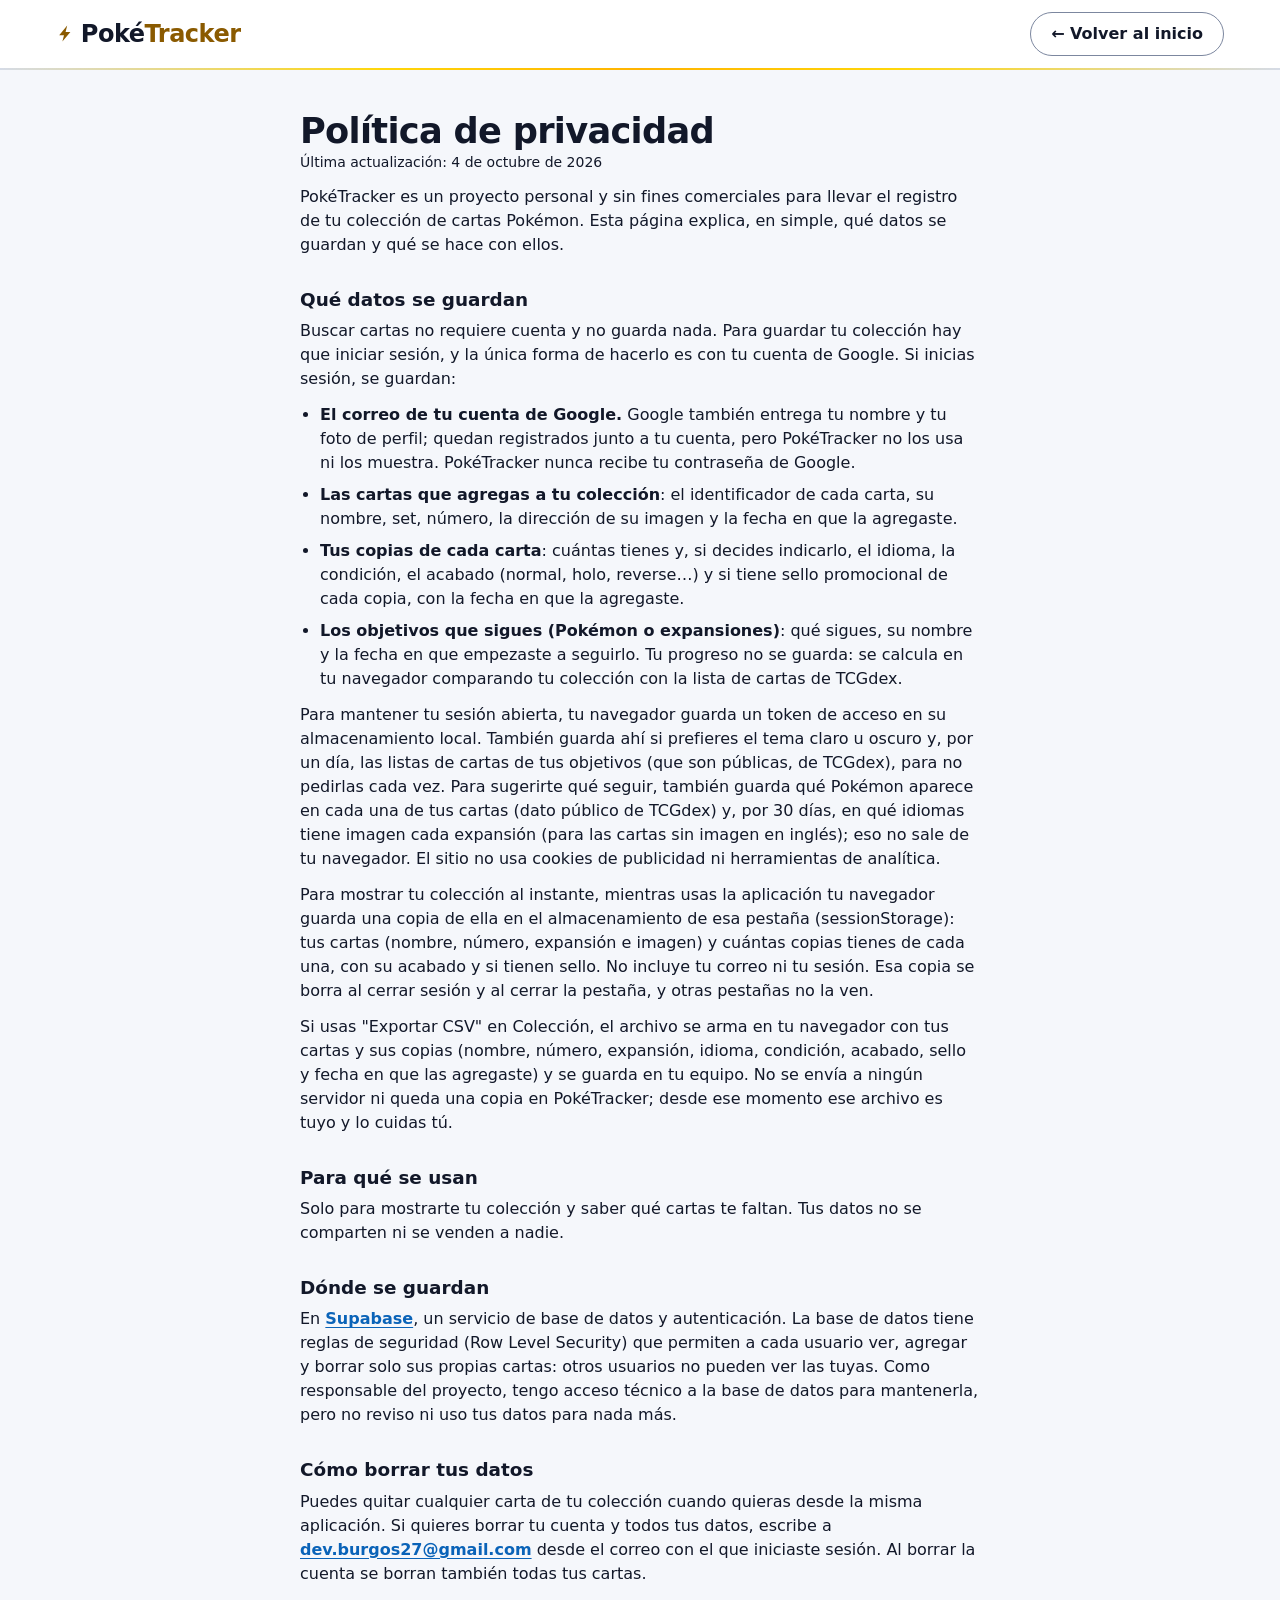
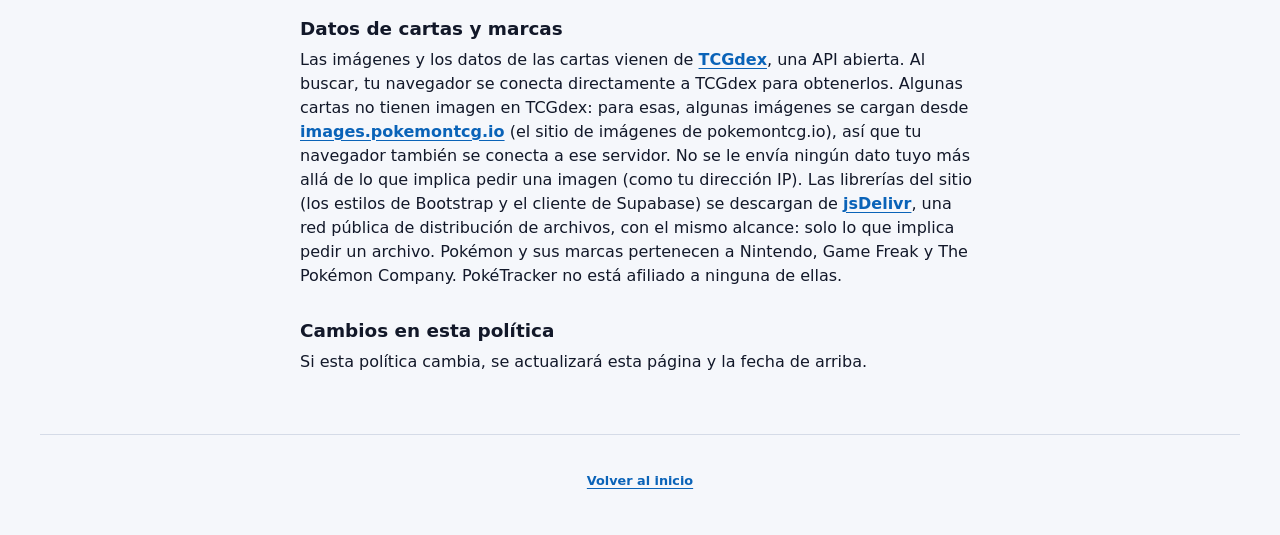
<file: privacidad.html>
<!DOCTYPE html>
<html lang="es">
<head>
  <meta charset="UTF-8">
  <meta name="viewport" content="width=device-width, initial-scale=1.0">
  <title>Privacidad · PokéTracker</title>
  <meta name="description" content="Qué datos guarda PokéTracker, para qué se usan y cómo borrarlos.">
  <!-- Color de la cabecera según el tema del sistema (esta página no tiene JS que lo ajuste) -->
  <meta name="theme-color" content="#ffffff" media="(prefers-color-scheme: light)">
  <meta name="theme-color" content="#151b2e" media="(prefers-color-scheme: dark)">
  <link rel="manifest" href="manifest.webmanifest">
  <link rel="apple-touch-icon" href="iconos/apple-touch-icon.png">
  <!-- Tema antes de pintar (sin parpadeo): data-bs-theme="light" | "dark" en <html>,
       el atributo que entienden Bootstrap y estilos.css. La elección guardada ('pt-tema')
       manda; sin ella, el sistema, también si cambia con la página abierta. -->
  <script>(function(){var d=document.documentElement,m=matchMedia('(prefers-color-scheme: dark)');function g(){try{var t=localStorage.getItem('pt-tema');return t==='claro'||t==='oscuro'?t:null}catch(e){return null}}function a(){d.setAttribute('data-bs-theme',(g()||(m.matches?'oscuro':'claro'))==='oscuro'?'dark':'light')}a();m.addEventListener('change',function(){if(!g())a()})})();</script>
  <link rel="icon" href="favicon.svg" type="image/svg+xml">
  <!-- Bootstrap 5.3.8, solo CSS (sin su JS), versión fija y con integrity. Va antes de
       estilos.css: con la misma especificidad, ganan nuestras reglas por orden. -->
  <link rel="stylesheet" href="https://cdn.jsdelivr.net/npm/bootstrap@5.3.8/dist/css/bootstrap.min.css"
        integrity="sha384-sRIl4kxILFvY47J16cr9ZwB07vP4J8+LH7qKQnuqkuIAvNWLzeN8tE5YBujZqJLB" crossorigin="anonymous">
  <link rel="stylesheet" href="css/estilos.css">
</head>
<body>

  <header class="cabecera">
    <div class="contenedor cabecera__fila">
      <a href="./" class="logo logo--enlace">
        <svg class="logo__rayo" viewBox="0 0 24 24" aria-hidden="true"><path fill="currentColor" d="M14 2 4 14h6l-2 8 10-12h-6z"/></svg>
        <span>Poké<span class="logo__marca">Tracker</span></span>
      </a>
      <a href="./" class="btn btn-outline-secondary">← Volver al inicio</a>
    </div>
  </header>

  <main class="contenedor">
    <article class="legal">
      <h1>Política de privacidad</h1>
      <p class="legal__fecha">Última actualización: 4 de octubre de 2026</p>

      <p>
        PokéTracker es un proyecto personal y sin fines comerciales para llevar el registro
        de tu colección de cartas Pokémon. Esta página explica, en simple, qué datos se guardan
        y qué se hace con ellos.
      </p>

      <h2>Qué datos se guardan</h2>
      <p>
        Buscar cartas no requiere cuenta y no guarda nada. Para guardar tu colección hay que
        iniciar sesión, y la única forma de hacerlo es con tu cuenta de Google. Si inicias sesión,
        se guardan:
      </p>
      <ul>
        <li>
          <strong>El correo de tu cuenta de Google.</strong> Google también entrega tu nombre y
          tu foto de perfil; quedan registrados junto a tu cuenta, pero PokéTracker no los usa
          ni los muestra. PokéTracker nunca recibe tu contraseña de Google.
        </li>
        <li>
          <strong>Las cartas que agregas a tu colección</strong>: el identificador de cada carta,
          su nombre, set, número, la dirección de su imagen y la fecha en que la agregaste.
        </li>
        <li>
          <strong>Tus copias de cada carta</strong>: cuántas tienes y, si decides indicarlo,
          el idioma, la condición, el acabado (normal, holo, reverse…) y si tiene sello promocional
          de cada copia, con la fecha en que la agregaste.
        </li>
        <li>
          <strong>Los objetivos que sigues (Pokémon o expansiones)</strong>: qué sigues, su nombre
          y la fecha en que empezaste a seguirlo. Tu progreso no se guarda: se calcula en tu
          navegador comparando tu colección con la lista de cartas de TCGdex.
        </li>
      </ul>
      <p>
        Para mantener tu sesión abierta, tu navegador guarda un token de acceso en su
        almacenamiento local. También guarda ahí si prefieres el tema claro u oscuro y, por un día,
        las listas de cartas de tus objetivos (que son públicas, de TCGdex), para no pedirlas cada vez.
        Para sugerirte qué seguir, también guarda qué Pokémon aparece en cada una de tus cartas
        (dato público de TCGdex) y, por 30 días, en qué idiomas tiene imagen cada expansión
        (para las cartas sin imagen en inglés); eso no sale de tu navegador. El sitio no usa cookies de publicidad ni herramientas de analítica.
      </p>
      <p>
        Para mostrar tu colección al instante, mientras usas la aplicación tu navegador guarda
        una copia de ella en el almacenamiento de esa pestaña (sessionStorage): tus cartas
        (nombre, número, expansión e imagen) y cuántas copias tienes de cada una, con su acabado
        y si tienen sello. No incluye tu correo ni tu sesión. Esa copia se borra al cerrar sesión
        y al cerrar la pestaña, y otras pestañas no la ven.
      </p>
      <p>
        Si usas "Exportar CSV" en Colección, el archivo se arma en tu navegador con tus cartas y
        sus copias (nombre, número, expansión, idioma, condición, acabado, sello y fecha en que las
        agregaste) y se guarda en tu equipo. No se envía a ningún servidor ni queda una copia en
        PokéTracker; desde ese momento ese archivo es tuyo y lo cuidas tú.
      </p>

      <h2>Para qué se usan</h2>
      <p>
        Solo para mostrarte tu colección y saber qué cartas te faltan.
        Tus datos no se comparten ni se venden a nadie.
      </p>

      <h2>Dónde se guardan</h2>
      <p>
        En <a href="https://supabase.com" target="_blank" rel="noopener">Supabase</a>, un servicio
        de base de datos y autenticación. La base de datos tiene reglas de seguridad (Row Level
        Security) que permiten a cada usuario ver, agregar y borrar solo sus propias cartas:
        otros usuarios no pueden ver las tuyas. Como responsable del proyecto, tengo acceso
        técnico a la base de datos para mantenerla, pero no reviso ni uso tus datos para
        nada más.
      </p>

      <h2>Cómo borrar tus datos</h2>
      <p>
        Puedes quitar cualquier carta de tu colección cuando quieras desde la misma aplicación.
        Si quieres borrar tu cuenta y todos tus datos, escribe a
        <a href="mailto:dev.burgos27@gmail.com">dev.burgos27@gmail.com</a> desde el correo con el
        que iniciaste sesión. Al borrar la cuenta se borran también todas tus cartas.
      </p>

      <h2>Datos de cartas y marcas</h2>
      <p>
        Las imágenes y los datos de las cartas vienen de
        <a href="https://tcgdex.dev" target="_blank" rel="noopener">TCGdex</a>, una API abierta.
        Al buscar, tu navegador se conecta directamente a TCGdex para obtenerlos.
        Algunas cartas no tienen imagen en TCGdex: para esas, algunas imágenes se cargan desde
        <a href="https://pokemontcg.io" target="_blank" rel="noopener">images.pokemontcg.io</a>
        (el sitio de imágenes de pokemontcg.io), así que tu navegador también se conecta a ese servidor.
        No se le envía ningún dato tuyo más allá de lo que implica pedir una imagen (como tu dirección IP).
        Las librerías del sitio (los estilos de Bootstrap y el cliente de Supabase) se descargan de
        <a href="https://www.jsdelivr.com" target="_blank" rel="noopener">jsDelivr</a>, una red pública de
        distribución de archivos, con el mismo alcance: solo lo que implica pedir un archivo.
        Pokémon y sus marcas pertenecen a Nintendo, Game Freak y The Pokémon Company.
        PokéTracker no está afiliado a ninguna de ellas.
      </p>

      <h2>Cambios en esta política</h2>
      <p>
        Si esta política cambia, se actualizará esta página y la fecha de arriba.
      </p>
    </article>
  </main>

  <footer class="pie contenedor">
    <p><a href="./" class="enlace-suelto">Volver al inicio</a></p>
  </footer>

</body>
</html>
</file>
<file: css/estilos.css>
/* =============================================================
   PokéTracker — Estilos
   ============================================================= */

/* --- Tokens: tema claro (por defecto) ---------------------- */
/* El tema es data-bs-theme="light" | "dark" en <html> (el atributo de
   Bootstrap). Lo pone el script del <head>: la elección guardada o, si
   no hay, la del sistema. Contrastes verificados (WCAG): ver docs/roadmap.md. */
:root {
  color-scheme: light;

  --fondo: #f5f7fb;
  --superficie: #ffffff;
  --superficie-2: #ebeef5;      /* hover, pistas, relleno de carga */
  --borde: #d5dbe7;             /* decorativo */
  --borde-control: #7c879f;     /* inputs: 3:1 contra el fondo */
  --texto: #121829;
  --texto-suave: #525c73;

  --primario: #ffd60a;          /* amarillo eléctrico: SOLO como fondo */
  --primario-hover: #f5c400;
  --sobre-primario: #121829;    /* texto sobre el amarillo */
  --primario-borde: rgb(18 24 41 / 0.18);
  --marca-texto: #8a5a00;       /* ámbar: texto e iconos de marca */
  --info: #0a63b8;              /* azul eléctrico: enlaces */
  --exito: #1b7a3a;
  --advertencia: #9a4a00;
  --error: #b3261e;
  --foco: #0a63b8;
  --progreso: #8a5a00;          /* relleno de las barras de progreso */
  --sobre-error: #ffffff;       /* texto sobre fondo de error (botón peligro) */
  --error-hover: #9c2019;
  --capa: rgb(233 237 245 / 0.88);  /* fondo de los avisos a pantalla completa */
  --exito-fondo: #ebf6ee;       /* insignia "En tu colección ✓" (texto --exito: 4,87:1) */
  --sombra-menu: 0 12px 32px -12px rgb(18 24 41 / 0.35);
  --info-fondo: #e3eefa;        /* insignia "Imagen en francés" (texto --info: 5,2:1) */
  /* Panel "Tu colección": telaraña tenue y brillo del botón principal (solo en oscuro) */
  --telarana-opacidad: 0.07;
  --brillo-principal: 0 0 0 transparent;
  /* Relleno de la barra de progreso: ámbar oscuro en claro (5,4:1 contra
     la pista), amarillo con brillo en oscuro */
  --progreso-inicio: #6f4700;
  --progreso-relleno: linear-gradient(90deg, var(--progreso-inicio), var(--progreso));
  --progreso-brillo: none;
  --acento-fondo: #fff4c2;      /* acabado elegido en el detalle */
  /* Brillo eléctrico: solo en tema oscuro (en claro, sombras neutras) */
  --brillo-tarjeta: 0 0 0 transparent;
  --anillo-acabado: 0 0 0 2px var(--marca-texto);
  --sombra-imagen: 0 18px 36px -20px rgb(18 24 41 / 0.45);
  --sombra-elevada: 0 14px 30px -14px rgb(18 24 41 / 0.35);
  --brillo-icono: none;

  --sombra: 0 1px 2px rgb(18 24 41 / 0.06), 0 4px 12px rgb(18 24 41 / 0.06);
  --brillo: none;

  /* Botón de Google: colores de su guía de marca */
  --google-fondo: #ffffff;
  --google-borde: #747775;
  --google-texto: #1f1f1f;

  /* Forma y espacio */
  --radio-s: 8px;
  --radio-m: 12px;
  --radio-l: 16px;
  --radio-pill: 999px;

  --esp-1: 4px;
  --esp-2: 8px;
  --esp-3: 12px;
  --esp-4: 16px;
  --esp-5: 24px;
  --esp-6: 32px;
  --esp-7: 48px;

  --texto-xs: 0.8rem;
  --texto-s: 0.875rem;
  --texto-m: 1rem;
  --texto-l: 1.25rem;
  --texto-xl: clamp(1.4rem, 4vw, 2rem);

  /* Tamaños de texto fuera de la escala de arriba */
  --texto-ml: 1.15rem;          /* cifra de progreso, subtítulos de privacidad */
  --texto-titulo: 1.5rem;       /* logo y título del detalle de carta */
  --texto-portada: clamp(1.6rem, 5vw, 2.2rem);  /* "Hola, entrenador", privacidad */
  --texto-confirmar: clamp(1.5rem, 6vw, 2.25rem);

  /* Espaciado de letras y subrayado */
  --tracking-titulo: -0.02em;
  --tracking-mayus: 0.06em;     /* textos en mayúsculas ("POKÉMON · #595") */
  --tracking-antetitulo: 0.12em;
  --subrayado-separacion: 0.2em;

  /* Medidas de componentes */
  --radio-xl: 22px;             /* panel "Tu colección" */
  --radio-cifra: 14px;          /* recuadros de las cifras */
  --esp-tarjeta: 0.6rem;        /* relleno interno de la tarjeta de carta y de los campos */
  --esp-portada: 2.5rem;        /* arriba de cada pantalla */
  --grilla-min: 160px;          /* ancho mínimo de una carta en la grilla */
  --grilla-min-movil: 130px;
  --grilla-espacio: 1.25rem;
  --icono: 20px;
  --icono-vacio: 48px;
  --icono-vacio-chico: 32px;
  --icono-confirmar: 72px;
  --flecha-detalle: 56px;

  /* Anchos máximos */
  --ancho-lectura: 720px;       /* lista de Progreso, sugerencias y cabecera de un objetivo */
  --ancho-legal: 680px;
  --ancho-cifras: 560px;
  --ancho-buscador: 520px;
  --ancho-angosto: 480px;       /* confirmación y barra de progreso de un objetivo */
  --ancho-detalle: 820px;

  --alto-toque: 44px;

  /* Dibujos propios, usados como máscara (mask): */
  /* telaraña hexagonal con un rayo al centro (estados vacíos, confirmación, sin imagen) */
  --motivo-telarana: url("data:image/svg+xml,%3Csvg xmlns='http://www.w3.org/2000/svg' viewBox='0 0 48 48' fill='none' stroke='black' stroke-width='1.5' stroke-linejoin='round'%3E%3Cpath d='M46 24 35 43.05H13L2 24 13 4.95h22z'/%3E%3Cpath d='M38 24 31 36.12H17L10 24l7-12.12h14z' opacity='.6'/%3E%3Cpath d='M38 24h8M31 36.12l4 6.93M17 36.12l-4 6.93M10 24H2M17 11.88l-4-6.93M31 11.88l4-6.93'/%3E%3Cpath d='M26 14 18 26h5l-2 8 9-13h-5z' fill='black' stroke='none'/%3E%3C/svg%3E");
  /* la misma telaraña con el rayo cortado ("No pudimos conectar") */
  --motivo-sin-conexion: url("data:image/svg+xml,%3Csvg xmlns='http://www.w3.org/2000/svg' viewBox='0 0 48 48' fill='none' stroke='black' stroke-width='1.5' stroke-linejoin='round'%3E%3Cpath d='M46 24 35 43.05H13L2 24 13 4.95h22z'/%3E%3Cpath d='M38 24 31 36.12H17L10 24l7-12.12h14z' opacity='.6'/%3E%3Cpath d='M38 24h8M31 36.12l4 6.93M17 36.12l-4 6.93M10 24H2M17 11.88l-4-6.93M31 11.88l4-6.93'/%3E%3Cpath d='M26 14 22.2 19.6 27.4 24.8 30 21h-5zM20.2 22.8 18 26h5l-2 8 4.3-6.1z' fill='black' stroke='none'/%3E%3Cpath d='m16 16 16 16' stroke-width='1.6' stroke-linecap='round'/%3E%3C/svg%3E");
  /* telaraña grande y rayo del panel "Tu colección" de Inicio */
  --motivo-telarana-grande: url("data:image/svg+xml,%3Csvg xmlns='http://www.w3.org/2000/svg' viewBox='0 0 200 200' fill='none' stroke='black' stroke-width='1.6'%3E%3Cg transform='translate(100 100)'%3E%3Cpath d='M0-100V100M-100 0H100M-71-71 71 71M-71 71 71-71'/%3E%3Cpath d='M0-25 18-18 25 0 18 18 0 25-18 18-25 0-18-18Z'/%3E%3Cpath d='M0-50 35-35 50 0 35 35 0 50-35 35-50 0-35-35Z'/%3E%3Cpath d='M0-75 53-53 75 0 53 53 0 75-53 53-75 0-53-53Z'/%3E%3Cpath d='M0-98 69-69 98 0 69 69 0 98-69 69-98 0-69-69Z'/%3E%3C/g%3E%3C/svg%3E");
  --motivo-rayo: url("data:image/svg+xml,%3Csvg xmlns='http://www.w3.org/2000/svg' viewBox='0 0 24 24'%3E%3Cpath d='M14 2 4 14h6l-2 8 10-12h-6z'/%3E%3C/svg%3E");

  --duracion: 150ms;
  --fuente: system-ui, -apple-system, "Segoe UI", Roboto, sans-serif;
  --ancho-max: 1200px;
}

/* --- Tokens: tema oscuro ----------------------------------- */
/* Un solo bloque: data-bs-theme="dark" lo pone el <head> tanto si el
   usuario eligió oscuro como si no eligió y el sistema es oscuro. */
[data-bs-theme="dark"] {
  color-scheme: dark;

  --fondo: #0b1020;
  --superficie: #151b2e;
  --superficie-2: #1e2640;
  --borde: #2a3350;
  --borde-control: #626f94;
  --texto: #eef1f8;
  --texto-suave: #9aa5c0;

  --primario: #ffd60a;
  --primario-hover: #ffe14d;
  --sobre-primario: #0b1020;
  --primario-borde: transparent;
  --marca-texto: #ffd60a;
  --info: #4cc3ff;
  --exito: #4ade80;
  --advertencia: #ffa94d;
  --error: #ff6b6b;
  --foco: #ffd60a;
  --progreso: #ffd60a;
  --sobre-error: #0b1020;
  --error-hover: #ff8787;
  --capa: rgb(7 11 24 / 0.82);
  --exito-fondo: #173326;
  --sombra-menu: 0 12px 32px -8px rgb(0 0 0 / 0.6);
  --info-fondo: #10283f;
  --telarana-opacidad: 0.12;
  --brillo-principal: 0 0 0 1px rgb(255 214 10 / 0.4), 0 8px 26px -8px rgb(255 214 10 / 0.7);
  --progreso-inicio: #ffb300;
  --progreso-relleno: linear-gradient(90deg, var(--progreso-inicio), var(--progreso));
  --progreso-brillo: 0 0 12px rgb(255 214 10 / 0.5);
  --acento-fondo: #2e2a14;
  --brillo-tarjeta: 0 0 0 1px rgb(255 214 10 / 0.55), 0 0 28px rgb(255 214 10 / 0.35);
  --anillo-acabado: 0 0 0 2px rgb(255 214 10 / 0.7), 0 0 32px rgb(255 214 10 / 0.45);
  --sombra-imagen: 0 24px 44px -22px rgb(0 0 0 / 0.7);
  --sombra-elevada: 0 14px 30px -14px rgb(0 0 0 / 0.6);
  --brillo-icono: drop-shadow(0 0 14px rgb(255 214 10 / 0.45));

  --sombra: 0 1px 3px rgb(0 0 0 / 0.4), 0 4px 12px rgb(0 0 0 / 0.3);
  --brillo: 0 0 12px rgb(255 214 10 / 0.35);

  --google-fondo: #131314;
  --google-borde: #8e918f;
  --google-texto: #e3e3e3;
}

/* --- Bootstrap: sus variables apuntan a nuestros tokens -------- */
/* Una sola paleta: Bootstrap lee nuestros tokens y cambia de tema con
   ellos. Bootstrap define las suyas en ":root, [data-bs-theme=light]" y
   "[data-bs-theme=dark]"; estas van después y con la misma
   especificidad, así que ganan en los dos temas.
   Las variantes "-rgb" (--bs-body-color-rgb, --bs-link-color-rgb…) no se
   mapean: Bootstrap las quiere como "r, g, b" y serían una copia de la
   paleta. En 11.1 ningún componente las necesita: btn, btn-check,
   btn-group, badge, form-control y form-select usan las variables sin
   "-rgb"; la única que leen (--bs-btn-focus-shadow-rgb) va en la sombra
   de foco, que aquí es "none" (usamos nuestro outline). El color de los
   enlaces lo pone la regla "a" de este archivo. */
:root,
[data-bs-theme] {
  --bs-body-font-family: var(--fuente);
  --bs-body-color: var(--texto);
  --bs-body-bg: var(--fondo);
  --bs-emphasis-color: var(--texto);
  --bs-secondary-color: var(--texto-suave);
  --bs-secondary-bg: var(--superficie-2);
  --bs-tertiary-color: var(--texto-suave);
  --bs-tertiary-bg: var(--superficie-2);

  --bs-link-color: var(--info);
  --bs-link-hover-color: var(--info);

  --bs-border-color: var(--borde);
  --bs-border-color-translucent: var(--borde);
  --bs-border-radius-sm: var(--radio-s);
  --bs-border-radius: var(--radio-m);
  --bs-border-radius-lg: var(--radio-l);
  --bs-border-radius-xl: var(--radio-l);
  --bs-border-radius-xxl: var(--radio-l);
  --bs-border-radius-pill: var(--radio-pill);
  --bs-box-shadow: var(--sombra);

  /* Foco: nuestro color de foco y 3 px, como el outline propio */
  --bs-focus-ring-width: 3px;
  --bs-focus-ring-color: var(--foco);

  --bs-primary: var(--primario);
  --bs-success: var(--exito);
  --bs-danger: var(--error);
  --bs-warning: var(--advertencia);
  --bs-info: var(--info);
  --bs-form-valid-color: var(--exito);
  --bs-form-valid-border-color: var(--exito);
  --bs-form-invalid-color: var(--error);
  --bs-form-invalid-border-color: var(--error);
}

@media (prefers-reduced-motion: reduce) {
  :root { --duracion: 0ms; }
}

/* --- Base -------------------------------------------------- */
/* Algunas reglas de aquí repiten lo que ya hace el Reboot de Bootstrap
   (box-sizing, márgenes y colores de body, [hidden], el texto solo para
   lectores de pantalla). Se mantienen a propósito: si jsDelivr no
   responde, la app se ve y funciona solo con este archivo (11.0). */
*,
*::before,
*::after { box-sizing: border-box; }

body {
  margin: 0;
  font-family: var(--fuente);
  background: var(--fondo);
  color: var(--texto);
  line-height: 1.5;
}

img { max-width: 100%; display: block; }

/* Enlaces: un solo estilo en toda la app (azul, seminegrita y subrayado;
   el subrayado engrosa al pasar). Los que parecen botón usan .btn */
a {
  color: var(--info);
  font-weight: 600;
  text-decoration: underline;
  text-decoration-thickness: 1px;
  text-underline-offset: var(--subrayado-separacion);
}
a:hover { text-decoration-thickness: 2px; }
/* Enlaces sueltos (no dentro de una oración): área táctil de 44 px */
.enlace-suelto {
  display: inline-flex;
  align-items: center;
  min-height: var(--alto-toque);
}

.contenedor {
  width: 100%;
  max-width: var(--ancho-max);
  margin-inline: auto;
  /* max(): en iPhone horizontal, no queda texto bajo la muesca */
  padding-inline: max(var(--esp-4), env(safe-area-inset-left), env(safe-area-inset-right));
}

/* Oculta un elemento a la vista pero lo deja para lectores de pantalla */
.visualmente-oculto {
  position: absolute;
  width: 1px; height: 1px;
  overflow: hidden;
  clip: rect(0 0 0 0);
  white-space: nowrap;
}

[hidden] { display: none !important; }

/* --- Reboot de Bootstrap ------------------------------------ */
/* Bootstrap trae su "Reboot" (estilos base de toda la página). Se deja
   lo que se ve igual o mejor, y se neutraliza aquí solo lo que empeora
   o cambia el comportamiento (revisado con capturas antes y después):
   - Se deja: interlineado 1.2 en títulos (los de dos líneas quedan más
     compactos), botones que heredan la fuente de la página (la insignia
     de acabados ya no sale en Arial) y márgenes de párrafo del Reboot.
   - Se neutraliza: */
/* Reboot: smooth. Al cambiar de pantalla la página sube al instante, como antes */
:root { scroll-behavior: auto; }
/* Reboot: 500. Con 700 los títulos mantienen su jerarquía */
h1, h2, h3, h4, h5, h6 { font-weight: 700; }

/* Títulos que reciben el foco al cambiar de pantalla: no son
   interactivos, así que no se les dibuja el anillo de foco */
[data-titulo]:focus { outline: none; }

/* Íconos de línea (se usan con <use href="#icono-…">) */
.icono {
  width: var(--icono);
  height: var(--icono);
  flex-shrink: 0;
  fill: none;
  stroke: currentColor;
  stroke-width: 2;
  stroke-linecap: round;
  stroke-linejoin: round;
}

:focus-visible {
  outline: 3px solid var(--foco);
  outline-offset: 2px;
}

/* --- Botones (btn de Bootstrap) ----------------------------- */
/* Base .btn de Bootstrap con nuestros tokens: píldora, 44 px de alto como
   mínimo y nuestro anillo de foco (el de Bootstrap es una sombra
   translúcida que no llega a 3:1). Variantes:
   - btn-primary: acción principal, amarillo con texto oscuro en ambos temas
   - btn-outline-secondary: secundaria, con borde
   - btn-link: botón de texto (Salir, Limpiar filtros, Dejar de seguir…)
   - btn-outline-danger: destructiva con confirmación ("Quitar de mi colección")
   - btn-danger: confirmar algo destructivo (modal de confirmación)
   - btn-icono (propia): cuadrada, solo un ícono
   - btn-google (propia): colores de la guía de marca de Google */
.btn {
  --bs-btn-padding-x: 1.25rem;
  --bs-btn-padding-y: 0.6rem;
  --bs-btn-font-size: var(--texto-m);
  --bs-btn-font-weight: 600;
  --bs-btn-line-height: 1.25;
  --bs-btn-border-radius: var(--radio-pill);
  --bs-btn-color: var(--texto);
  --bs-btn-hover-color: var(--texto);
  --bs-btn-active-color: var(--texto);
  --bs-btn-disabled-color: var(--texto);
  --bs-btn-focus-box-shadow: none;
  --bs-btn-disabled-opacity: 0.6;
  --bs-btn-active-shadow: none;
  display: inline-flex;
  align-items: center;
  justify-content: center;
  gap: var(--esp-2);
  min-height: var(--alto-toque);
  white-space: nowrap;
  transition: background-color var(--duracion), border-color var(--duracion), color var(--duracion), box-shadow var(--duracion);
}
.btn:focus-visible {
  outline: 3px solid var(--foco);
  outline-offset: 2px;
}
.btn > svg { flex-shrink: 0; }

.btn-primary {
  --bs-btn-bg: var(--primario);
  --bs-btn-color: var(--sobre-primario);
  --bs-btn-border-color: var(--primario-borde);
  --bs-btn-hover-bg: var(--primario-hover);
  --bs-btn-hover-color: var(--sobre-primario);
  --bs-btn-hover-border-color: var(--primario-borde);
  --bs-btn-active-bg: var(--primario-hover);
  --bs-btn-active-color: var(--sobre-primario);
  --bs-btn-active-border-color: var(--primario-borde);
  --bs-btn-disabled-bg: var(--primario);
  --bs-btn-disabled-color: var(--sobre-primario);
  --bs-btn-disabled-border-color: var(--primario-borde);
}
/* Brillo solo en tema oscuro (--brillo es "none" en claro) */
.btn-primary:hover { box-shadow: var(--brillo); }

.btn-outline-secondary {
  --bs-btn-bg: transparent;
  --bs-btn-color: var(--texto);
  --bs-btn-border-color: var(--borde-control);
  --bs-btn-hover-bg: var(--superficie-2);
  --bs-btn-hover-color: var(--texto);
  --bs-btn-hover-border-color: var(--borde-control);
  --bs-btn-active-bg: var(--superficie-2);
  --bs-btn-active-color: var(--texto);
  --bs-btn-active-border-color: var(--borde-control);
  --bs-btn-disabled-bg: transparent;
  --bs-btn-disabled-color: var(--texto);
  --bs-btn-disabled-border-color: var(--borde-control);
}

/* Botón de texto: gris que pasa a ámbar; sin subrayado, para no
   confundirse con los enlaces */
.btn-link {
  --bs-btn-padding-x: var(--esp-2);
  --bs-btn-font-weight: 600;
  --bs-btn-color: var(--texto-suave);
  --bs-btn-hover-color: var(--marca-texto);
  --bs-btn-active-color: var(--marca-texto);
  --bs-btn-disabled-color: var(--texto-suave);
  text-decoration: none;
}
.btn-link:hover { text-decoration: none; }

.btn-outline-danger {
  --bs-btn-bg: transparent;
  --bs-btn-color: var(--error);
  --bs-btn-border-color: var(--error);
  --bs-btn-hover-bg: var(--error);
  --bs-btn-hover-color: var(--sobre-error);
  --bs-btn-hover-border-color: var(--error);
  --bs-btn-active-bg: var(--error-hover);
  --bs-btn-active-color: var(--sobre-error);
  --bs-btn-active-border-color: var(--error-hover);
  --bs-btn-disabled-bg: transparent;
  --bs-btn-disabled-color: var(--error);
  --bs-btn-disabled-border-color: var(--error);
}
.btn-danger {
  --bs-btn-bg: var(--error);
  --bs-btn-color: var(--sobre-error);
  --bs-btn-border-color: var(--error);
  --bs-btn-hover-bg: var(--error-hover);
  --bs-btn-hover-color: var(--sobre-error);
  --bs-btn-hover-border-color: var(--error-hover);
  --bs-btn-active-bg: var(--error-hover);
  --bs-btn-active-color: var(--sobre-error);
  --bs-btn-active-border-color: var(--error-hover);
  --bs-btn-disabled-bg: var(--error);
  --bs-btn-disabled-color: var(--sobre-error);
  --bs-btn-disabled-border-color: var(--error);
}

.btn-icono {
  --bs-btn-padding-x: 0;
  --bs-btn-padding-y: 0;
  --bs-btn-bg: transparent;
  --bs-btn-color: var(--texto-suave);
  --bs-btn-border-color: var(--borde);
  --bs-btn-hover-bg: var(--superficie-2);
  --bs-btn-hover-color: var(--marca-texto);
  --bs-btn-hover-border-color: var(--borde);
  --bs-btn-active-bg: var(--superficie-2);
  --bs-btn-active-color: var(--marca-texto);
  --bs-btn-active-border-color: var(--borde);
  --bs-btn-disabled-color: var(--texto-suave);
  --bs-btn-disabled-border-color: var(--borde);
  width: var(--alto-toque);
}

.btn-google {
  --bs-btn-bg: var(--google-fondo);
  --bs-btn-color: var(--google-texto);
  --bs-btn-border-color: var(--google-borde);
  --bs-btn-hover-bg: var(--google-fondo);
  --bs-btn-hover-color: var(--google-texto);
  --bs-btn-hover-border-color: var(--google-borde);
  --bs-btn-active-bg: var(--google-fondo);
  --bs-btn-active-color: var(--google-texto);
  --bs-btn-active-border-color: var(--google-borde);
  --bs-btn-disabled-bg: var(--google-fondo);
  --bs-btn-disabled-color: var(--google-texto);
  --bs-btn-disabled-border-color: var(--google-borde);
}
.btn-google:hover { box-shadow: var(--sombra); }

/* --- Campos (form-control, form-select) --------------------- */
/* Borde de 3:1 (--borde-control, no el decorativo de Bootstrap), fondo de
   superficie y nuestro anillo de foco en vez de la sombra azul.
   En píldora, como botones, insignias y pestañas: todo lo que se toca es
   píldora; los recuadros que contienen (tarjetas, copias, paneles), no */
.form-control,
.form-select {
  min-height: var(--alto-toque);
  min-width: 0;
  border-radius: var(--radio-pill);
  color: var(--texto);
  background-color: var(--superficie);
  border-color: var(--borde-control);
}
.form-control { padding: var(--esp-tarjeta) 1rem; }
.form-control::placeholder { color: var(--texto-suave); }
/* El texto a la misma distancia del borde que en el campo; la flecha,
   lejos de la curva */
.form-select {
  padding-left: 1rem;
  padding-right: 2.5rem;
  background-position: right 1rem center;
}
.form-control:focus,
.form-select:focus {
  color: var(--texto);
  background-color: var(--superficie);
  border-color: var(--borde-control);
  box-shadow: none;
}
.form-control:focus-visible,
.form-select:focus-visible {
  outline: 3px solid var(--foco);
  outline-offset: 2px;
}
.form-select:disabled { color: var(--texto); background-color: var(--superficie); opacity: 0.6; }

/* --- Insignias (badge) ------------------------------------- */
/* .badge de Bootstrap en píldora, con variantes de nuestra paleta:
   - badge--marca: amarillo con texto oscuro ("×2")
   - badge--neutra: superficie con borde (acabados, "Simulación: …")
   - badge--exito: estado "En tu colección ✓" (texto, no solo color) */
.badge {
  --bs-badge-font-size: var(--texto-xs);
  --bs-badge-padding-x: 0.6em;
  --bs-badge-padding-y: 0.3em;
  --bs-badge-border-radius: var(--radio-pill);
  --bs-badge-color: var(--texto);
  line-height: 1.2;
}
.badge--marca {
  --bs-badge-color: var(--sobre-primario);
  background: var(--primario);
}
.badge--neutra {
  background: var(--superficie);
  box-shadow: 0 0 0 1px var(--borde);
}
.badge--exito {
  --bs-badge-color: var(--exito);
  background: var(--exito-fondo);
}

/* --- Cabecera ---------------------------------------------- */
/* Una sola fila en todos los anchos: logo, (navegación en escritorio),
   cuenta y tema. Debajo, la línea eléctrica (degradado en el borde) */
.cabecera {
  background: var(--superficie);
  border-bottom: 2px solid;
  border-image: linear-gradient(90deg, var(--borde), var(--primario) 30%, #ffb300 50%, var(--primario) 70%, var(--borde)) 1;
  padding-block: var(--esp-3);
}
.cabecera__fila {
  display: flex;
  flex-wrap: wrap;
  align-items: center;
  gap: var(--esp-3);
}

.logo {
  margin: 0 auto 0 0;       /* empuja sesión y tema a la derecha */
  font-size: var(--texto-titulo);
  letter-spacing: var(--tracking-titulo);
}
.logo--enlace {
  display: inline-flex;
  align-items: center;
  gap: 0.35rem;
  min-height: var(--alto-toque);
  color: var(--texto);
  text-decoration: none;
  font-weight: 700;
}
.logo__marca { color: var(--marca-texto); }
.logo__rayo {
  width: 0.8em;
  height: 0.8em;
  color: var(--marca-texto);
  flex-shrink: 0;
}

/* Sesión en la cabecera: "Entrar con Google" (en móvil, solo el logo
   "G", con la etiqueta accesible completa) o el botón de cuenta */
.sesion { display: flex; align-items: center; }
.sesion__google { gap: var(--esp-2); }
.sesion-activa { display: flex; }

/* Botón de cuenta: la inicial del correo en un círculo; abre el menú
   con el correo y "Salir" */
.cuenta {
  --bs-btn-color: var(--texto);
  --bs-btn-hover-color: var(--texto);
  --bs-btn-active-color: var(--texto);
  --bs-btn-bg: var(--superficie-2);
  --bs-btn-border-color: var(--borde-control);
  --bs-btn-hover-border-color: var(--borde-control);
  --bs-btn-active-border-color: var(--borde-control);
  --bs-btn-font-weight: 800;
}
.cuenta__inicial { text-transform: uppercase; }

/* Menús que salen de un botón de la cabecera (tema y cuenta): atributo
   popover (Esc o tocar fuera los cierran). pagina.js los ubica bajo el
   botón, alineados a su borde derecho */
.menu-flotante {
  position: absolute;
  inset: auto;
  top: var(--menu-arriba, 0);
  right: var(--menu-derecha, 0);
  z-index: 20;                /* respaldo sin popover: sobre la página */
  margin: 0;
  padding: var(--esp-1);
  border: 1px solid var(--borde);
  border-radius: var(--radio-m);
  background: var(--superficie);
  color: var(--texto);
  box-shadow: var(--sombra-menu);
}
/* Burbuja (como los <dialog> de animaciones.js, pero en CSS: también se
   cierran solos con Esc o al tocar fuera). Crece desde el botón (arriba
   a la derecha) con rebote; se va rápido y sin rebote. display y overlay
   (allow-discrete) solo lo mantienen visible mientras se va; donde no
   existe, se cierra al instante. --curva-burbuja la pone animaciones.js */
.menu-flotante[popover] {
  transform-origin: top right;
  opacity: 0;
  transform: scale(0.95);
  transition:
    opacity 150ms ease-in, transform 150ms ease-in,
    overlay 150ms allow-discrete, display 150ms allow-discrete;
}
.menu-flotante[popover]:popover-open {
  opacity: 1;
  transform: none;
  transition:
    opacity 200ms ease-out, transform 400ms var(--curva-burbuja, cubic-bezier(0.34, 1.56, 0.64, 1)),
    overlay 400ms allow-discrete, display 400ms allow-discrete;
}
@starting-style {
  .menu-flotante[popover]:popover-open { opacity: 0; transform: scale(0.85); }
}
@media (prefers-reduced-motion: reduce) {
  .menu-flotante[popover],
  .menu-flotante[popover]:popover-open { transition: none; }
}
.menu-cuenta {
  width: max-content;
  max-width: min(20rem, calc(100vw - 2 * var(--esp-4)));
  padding: var(--esp-3);
}
.menu-cuenta__titulo {
  margin: 0;
  font-size: var(--texto-xs);
  font-weight: 700;
  letter-spacing: var(--tracking-mayus);
  text-transform: uppercase;
  color: var(--texto-suave);
}
.menu-cuenta__email {
  margin: var(--esp-1) 0 var(--esp-3);
  font-weight: 600;
  overflow-wrap: anywhere;
}
.menu-cuenta__salir { width: 100%; }
/* "Instalar app" en la cabecera (instalar.js): junto al tema, solo si se
   puede instalar. Con borde, como los botones de al lado (no compite con
   el amarillo de "Buscar cartas"); el ícono, en el color de la marca.
   Bajo 1100 px queda solo el ícono, de 44 px (nombre en aria-label): con
   el texto, entre 961 y 1099 px la cabecera del visitante (navegación y
   "Entrar con Google") pasaba a dos filas */
.cabecera-instalar { --bs-btn-padding-x: var(--esp-4); }
.cabecera-instalar .icono { color: var(--marca-texto); }
@media (max-width: 1099px) {
  .cabecera-instalar { width: var(--alto-toque); --bs-btn-padding-x: 0; }
  .cabecera-instalar__texto { display: none; }
}
/* Bajo 360 px: logo, cuenta, instalar y tema (3 × 44 px) en una fila. Logo
   algo más chico y 8 px entre elementos (a 320 px quedan ~12 px libres) */
@media (max-width: 359px) {
  .cabecera__fila { column-gap: var(--esp-2); }
  .logo { font-size: var(--texto-ml); }
}

/* Pasos de Safari en iPhone/iPad: <dialog> con el aspecto de la
   confirmación. El ícono de Compartir va en la línea del texto */
.instalar__pasos .icono {
  width: 1.15em;
  height: 1.15em;
  vertical-align: -0.2em;
}

/* Tema: el botón muestra el sol o la luna del tema que se ve (también
   en Automático) y abre un menú con Automático / Claro / Oscuro */
.selector-tema__luna { display: none; }
[data-bs-theme="dark"] .selector-tema__sol { display: none; }
[data-bs-theme="dark"] .selector-tema__luna { display: block; }

/* Menú (atributo popover: se cierra con Esc o tocando fuera). Lo ubica
   pagina.js bajo el botón, alineado a su borde derecho */
.menu-tema { min-width: 13rem; }
.menu-tema__grupo { margin: 0; padding: 0; border: none; min-width: 0; }
.menu-tema__titulo {
  float: none;
  width: auto;
  margin: 0;
  padding: var(--esp-2) var(--esp-3) var(--esp-1);
  font-size: var(--texto-xs);
  font-weight: 700;
  letter-spacing: var(--tracking-mayus);
  text-transform: uppercase;
  color: var(--texto-suave);
}
/* Cada opción es un radio (flechas para moverse) con aspecto de fila */
.menu-tema__opcion {
  display: flex;
  align-items: center;
  gap: var(--esp-3);
  min-height: var(--alto-toque);
  padding: 0 var(--esp-3);
  border-radius: var(--radio-s);
  font-weight: 600;
  cursor: pointer;
}
.menu-tema__opcion:hover { background: var(--superficie-2); }
.menu-tema__opcion .icono { color: var(--texto-suave); }
.menu-tema__opcion:has(:checked) .icono { color: var(--marca-texto); }
/* La elegida: ✓ al final y negrita (no solo color) */
.menu-tema__opcion:has(:checked) { font-weight: 700; }
.menu-tema__opcion:has(:checked)::after { content: "✓"; margin-left: auto; }
.menu-tema__opcion:has(:focus-visible) {
  outline: 3px solid var(--foco);
  outline-offset: -3px;
}

/* Respaldo sin popover (Safari de iOS 16 y anteriores, Firefox < 125):
   esos navegadores no ocultan <div popover>, así que se oculta aquí
   desde el primer dibujo; el botón alterna los tres estados (pagina.js).
   La "A" marca Automático (texto, no solo el ícono) */
@supports not selector(:popover-open) {
  .menu-tema { display: none; }
  /* El de cuenta, hasta que pagina.js le quita el atributo popover y
     lo abre y cierra con hidden */
  .menu-cuenta[popover] { display: none; }
}
.selector-tema--ciclo { position: relative; }
.selector-tema--ciclo[data-preferencia="auto"]::after {
  content: "A";
  position: absolute;
  right: -2px;
  bottom: -2px;
  min-width: 1.1rem;
  padding: 0 0.2rem;
  border-radius: var(--radio-pill);
  background: var(--superficie);
  box-shadow: 0 0 0 1px var(--borde-control);
  color: var(--texto);
  font-size: 0.7rem;
  font-weight: 800;
  line-height: 1.1rem;
  text-align: center;
}

.mensaje {
  margin: var(--esp-2) 0 0;
  font-size: var(--texto-s);
  color: var(--texto-suave);
}
.mensaje[data-tipo="error"] { color: var(--error); }

/* --- Navegación principal --------------------------------- */
/* Escritorio: en la cabecera. Móvil: barra fija abajo (ver al final).
   El ítem activo lleva aria-current="page" y una raya: no depende
   solo del color. */
.barra-nav {
  display: flex;
  gap: var(--esp-1);
  margin-right: auto;
}
.barra-nav__item {
  position: relative;
  display: inline-flex;
  align-items: center;
  gap: var(--esp-2);
  min-height: var(--alto-toque);
  padding: 0 var(--esp-3);
  border-radius: var(--radio-s);
  color: var(--texto-suave);
  font-size: var(--texto-s);
  font-weight: 600;
  text-decoration: none;
  transition: background var(--duracion), color var(--duracion);
}
.barra-nav__item:hover { color: var(--texto); background: var(--superficie-2); }
.barra-nav__item[aria-current="page"] { color: var(--texto); font-weight: 700; }
.barra-nav__item[aria-current="page"]::after {
  content: "";
  position: absolute;
  left: var(--esp-3);
  right: var(--esp-3);
  bottom: 2px;
  height: 3px;
  border-radius: var(--radio-pill);
  background: var(--marca-texto);
}

/* --- Vista Todas / Tengo / Me falta ------------------------- */
/* btn-group + btn-check de Bootstrap: radios con aspecto de control
   segmentado (se eligen con las flechas; Tab entra en la elegida). La
   elegida va en amarillo, en negrita y con ✓ (no depende solo del color) */
.pestanas.btn-group {
  display: flex;
  width: fit-content;
  max-width: 100%;
  margin-inline: auto;
  padding: var(--esp-1);
  gap: var(--esp-1);
  border: 1px solid var(--borde);
  border-radius: var(--radio-pill);
  background: var(--superficie-2);
}
/* Pesa más que las reglas de .btn-group que juntan los botones (sin
   radio en los bordes internos y con margen negativo) */
.btn-group.pestanas > .btn.pestanas__item {
  margin-left: 0;
  border-radius: var(--radio-pill);
}
.pestanas__item {
  --bs-btn-padding-x: 1rem;
  --bs-btn-padding-y: 0.4rem;
  --bs-btn-font-size: var(--texto-s);
  --bs-btn-border-color: transparent;
  --bs-btn-color: var(--texto-suave);
  --bs-btn-hover-bg: var(--superficie);
  --bs-btn-hover-color: var(--texto);
  --bs-btn-hover-border-color: transparent;
  --bs-btn-active-bg: var(--primario);
  --bs-btn-active-color: var(--sobre-primario);
  --bs-btn-active-border-color: var(--primario-borde);
}
/* Bootstrap deja el botón quieto al pasar sobre un btn-check: aquí sí cambia */
.pestanas .btn-check:not(:checked) + .pestanas__item:hover {
  color: var(--texto);
  background-color: var(--superficie);
}
.pestanas .btn-check:checked + .pestanas__item {
  font-weight: 700;
  box-shadow: 0 2px 8px -2px rgb(0 0 0 / 0.3);
}
.pestanas .btn-check:checked + .pestanas__item::before { content: "✓ "; white-space: pre; }
.pestanas .btn-check:focus-visible + .pestanas__item {
  z-index: 1;
  outline: 3px solid var(--foco);
  outline-offset: 2px;
}
/* Pantallas angostas: el grupo usa todo el ancho y, si no cabe, el
   conteo baja a una segunda línea dentro del botón ("Me falta / (224)") */
@media (max-width: 400px) {
  .pestanas.btn-group { width: 100%; }
  .btn-group.pestanas > .btn.pestanas__item { flex: 1 1 auto; }
  .pestanas__item {
    --bs-btn-padding-x: 0.4rem;
    --bs-btn-padding-y: 0.2rem;
    --bs-btn-font-size: var(--texto-xs);
    --bs-btn-line-height: 1.15;
    white-space: normal;
  }
}
/* "Te faltan 12" bajo las pestañas */
.pestanas__conteo {
  margin: calc(-1 * var(--esp-3)) 0 var(--esp-4);
  text-align: center;
  font-weight: 700;
  color: var(--texto-suave);
}

.filtros { margin-bottom: var(--esp-5); }

/* --- Intro y buscador -------------------------------------- */
.intro {
  text-align: center;
  padding-block: var(--esp-portada) var(--esp-4);
}
.intro h2 {
  margin: 0 0 var(--esp-2);
  font-size: var(--texto-xl);
}
.intro__aviso { margin: 0 0 var(--esp-5); color: var(--texto-suave); }
.intro__ayuda { margin: var(--esp-2) 0 0; font-size: var(--texto-s); color: var(--texto-suave); }

/* --- Inicio: panel "Tu colección" (B5, C2, C10) -------------------- */
/* Superficie con profundidad, un resplandor amarillo arriba a la derecha,
   la telaraña y el rayo de la marca muy tenues (decorativos, detrás del
   contenido) y las tres cifras en recuadros */
.resumen {
  container: resumen / inline-size;  /* las cifras pasan a filas si el panel es angosto */
  position: relative;
  isolation: isolate;
  overflow: hidden;
  margin: var(--esp-5) 0 var(--esp-2);
  padding: var(--esp-6) var(--esp-5);
  border: 1px solid var(--borde);
  border-radius: var(--radio-xl);
  background:
    radial-gradient(120% 140% at 100% 0%, rgb(255 214 10 / 0.16), transparent 55%),
    var(--superficie);
  box-shadow: var(--sombra);
}
.resumen::before {             /* telaraña en la esquina */
  content: "";
  position: absolute;
  z-index: -1;
  top: -40px;
  right: -40px;
  width: 260px;
  height: 260px;
  background: var(--texto);
  opacity: var(--telarana-opacidad);
  -webkit-mask: var(--motivo-telarana-grande) center / contain no-repeat;
  mask: var(--motivo-telarana-grande) center / contain no-repeat;
}
.resumen::after {              /* rayo grande y tenue */
  content: "";
  position: absolute;
  z-index: -1;
  right: 18px;
  bottom: -34px;
  width: 150px;
  height: 190px;
  background: var(--primario);
  opacity: 0.14;
  transform: rotate(8deg);
  -webkit-mask: var(--motivo-rayo) center / contain no-repeat;
  mask: var(--motivo-rayo) center / contain no-repeat;
}
.resumen__antetitulo {
  display: flex;
  align-items: center;
  gap: var(--esp-1);
  margin: 0 0 var(--esp-1);
  font-size: var(--texto-xs);
  font-weight: 800;
  letter-spacing: var(--tracking-antetitulo);
  text-transform: uppercase;
  color: var(--marca-texto);
}
.resumen__antetitulo .icono { width: 16px; height: 16px; }
.resumen__titulo {
  margin: 0 0 var(--esp-4);
  font-size: var(--texto-portada);
  line-height: 1.15;
}
.resumen__texto { max-width: 36rem; margin: calc(-1 * var(--esp-2)) 0 var(--esp-5); color: var(--texto-suave); }
/* Las cifras: número grande arriba y qué cuenta debajo (en el código, dt
   antes que dd: el lector dice "cartas distintas, 3") */
.resumen__cifras {
  display: grid;
  grid-template-columns: repeat(3, minmax(0, 1fr));
  gap: var(--esp-2);
  max-width: var(--ancho-cifras);
  margin: 0 0 var(--esp-5);
}
.resumen__cifra {
  display: flex;
  flex-direction: column-reverse;
  justify-content: flex-end;
  padding: var(--esp-3) 14px;
  border: 1px solid var(--borde);
  border-radius: var(--radio-cifra);
  background: var(--superficie-2);
}
.resumen__cifra dd {
  margin: 0;
  font-size: clamp(1.4rem, 5vw, 1.9rem);
  font-weight: 800;
  line-height: 1.1;
  font-variant-numeric: tabular-nums;
}
.resumen__cifra dt {
  font-size: var(--texto-xs);
  font-weight: 600;
  line-height: 1.25;
  color: var(--texto-suave);
}
.resumen .resumen__acciones { justify-content: flex-start; margin-bottom: 0; }
.resumen .btn-primary { box-shadow: var(--brillo-principal); }
/* Panel angosto (320 px): "expansiones" no cabe en un tercio; cada cifra
   pasa a una fila, con el número a la izquierda */
@container resumen (width < 19rem) {
  .resumen__cifras { grid-template-columns: 1fr; gap: var(--esp-1); }
  .resumen__cifra { flex-direction: row-reverse; justify-content: flex-end; align-items: baseline; gap: var(--esp-2); }
  .resumen__cifra dd { font-size: var(--texto-l); }
  .resumen__cifra dt { font-size: var(--texto-s); }
}

/* Colección: resumen de una línea ("19 cartas distintas · 22 copias ·
   12 expansiones"), las mismas cifras que Inicio, y "Actualizar" */
.resumen-linea {
  display: flex;
  flex-wrap: wrap;
  align-items: center;
  justify-content: center;
  gap: 0 var(--esp-3);
  margin: 0 0 var(--esp-2);
}
.resumen-linea__cifras {
  display: flex;
  flex-wrap: wrap;
  justify-content: center;
  gap: var(--esp-2);
  margin: 0;
}
.resumen-linea__cifra {
  padding: var(--esp-1) var(--esp-3);
  border: 1px solid var(--borde);
  border-radius: var(--radio-pill);
  background: var(--superficie);
  color: var(--texto-suave);
  font-size: var(--texto-s);
}
.resumen-linea__cifras b { color: var(--texto); font-size: var(--texto-m); font-weight: 800; font-variant-numeric: tabular-nums; }
.resumen-linea__actualizar[aria-disabled="true"],
.resumen-linea__exportar[aria-disabled="true"] { opacity: 0.6; cursor: wait; }

/* Fila de botones o enlaces principales de una pantalla */
.acciones {
  display: flex;
  flex-wrap: wrap;
  justify-content: center;
  gap: var(--esp-3);
  margin-bottom: var(--esp-5);
}

.seccion__titulo {
  margin: var(--esp-5) 0 0;
  font-size: var(--texto-l);
}

.form-busqueda {
  display: flex;
  gap: var(--esp-2);
  max-width: var(--ancho-buscador);
  margin-inline: auto;
}
.form-busqueda input { flex: 1; }

/* --- Estado ------------------------------------------------ */
.estado {
  min-height: 1.5em;
  margin: var(--esp-4) 0;
  text-align: center;
  color: var(--texto-suave);
}
.estado[data-tipo="error"] { color: var(--error); }
/* Sin texto no reserva espacio (ej: sobre el estado "No pudimos conectar") */
.estado:empty { min-height: 0; margin-block: var(--esp-2); }

/* --- Grilla de cartas -------------------------------------- */
.grilla {
  display: grid;
  grid-template-columns: repeat(auto-fill, minmax(var(--grilla-min), 1fr));
  gap: var(--grilla-espacio);
  padding-bottom: var(--esp-7);
}

/* Estado vacío, con un motivo de telaraña y rayo.
   Dentro de una grilla ocupa toda la fila. */
.grilla__vacio { grid-column: 1 / -1; }
.vacio {
  margin: var(--esp-4) 0;
  padding: var(--esp-6) var(--esp-4);
  text-align: center;
  color: var(--texto-suave);
  background: var(--superficie);
  border: 1px solid var(--borde);
  border-radius: var(--radio-l);
  box-shadow: var(--sombra);
}
.vacio p { margin: 0 0 var(--esp-4); }
.vacio p:last-child { margin-bottom: 0; }
.vacio::before {
  content: "";
  display: block;
  width: var(--icono-vacio);
  height: var(--icono-vacio);
  margin: 0 auto var(--esp-3);
  background: var(--marca-texto);
  -webkit-mask: var(--motivo-telarana) center / contain no-repeat;
  mask: var(--motivo-telarana) center / contain no-repeat;
}


/* Estado "No pudimos conectar": misma estructura que .vacio.
   El rojo va solo en el ícono; el texto, en los colores normales. */
.sin-conexion::before {
  background: var(--error);
  -webkit-mask-image: var(--motivo-sin-conexion);
  mask-image: var(--motivo-sin-conexion);
}
.vacio .sin-conexion__titulo {
  margin: 0 0 var(--esp-1);
  color: var(--texto);
  font-size: var(--texto-l);
  font-weight: 700;
}
/* El espacio va en el botón: ".vacio p:last-child" anula el margen del texto */
.sin-conexion__boton { margin-top: var(--esp-4); }
.sin-conexion__boton .icono { width: 18px; height: 18px; }
.sin-conexion__boton:disabled { cursor: wait; }

/* Mientras reintenta, el ícono de recarga gira */
.sin-conexion__boton:disabled .icono { animation: girar 900ms linear infinite; }
@keyframes girar { to { transform: rotate(360deg); } }
@media (prefers-reduced-motion: reduce) {
  .sin-conexion__boton:disabled .icono { animation: none; }
}

/* Versión compacta (detalle de carta): ícono chico, texto y botón en
   una fila; si no caben, el botón baja */
.sin-conexion--compacto {
  display: flex;
  flex-wrap: wrap;
  align-items: center;
  gap: var(--esp-2) var(--esp-3);
  margin: 0;
  padding: var(--esp-3);
  text-align: left;
}
.sin-conexion--compacto::before {
  width: var(--icono-vacio-chico);
  height: var(--icono-vacio-chico);
  margin: 0;
  flex-shrink: 0;
}
.sin-conexion--compacto .sin-conexion__textos { flex: 1 1 10rem; }
.sin-conexion--compacto .sin-conexion__boton { margin-top: 0; }
.vacio.sin-conexion--compacto .sin-conexion__titulo { font-size: var(--texto-m); margin: 0; }
.vacio.sin-conexion--compacto .sin-conexion__texto { margin: 0; font-size: var(--texto-s); }

/* Aviso arriba de la pantalla (carga inicial de la colección) */
.aviso-conexion { padding-top: var(--esp-4); }
.aviso-conexion .vacio { margin: 0; }

/* Tarjeta de carta: .card de Bootstrap con nuestros tokens. Al pasar el
   mouse se eleva (con brillo eléctrico solo en tema oscuro) */
.carta {
  --bs-card-bg: var(--superficie);
  --bs-card-border-color: var(--borde);
  --bs-card-border-radius: var(--radio-l);
  --bs-card-inner-border-radius: calc(var(--radio-l) - 1px);
  --bs-card-spacer-y: 0.6rem;
  --bs-card-spacer-x: 0.75rem;
  --bs-card-color: var(--texto);
  box-shadow: var(--sombra);
  overflow: hidden;
  transition: transform var(--duracion), box-shadow var(--duracion);
}
@media (hover: hover) {
  .carta:hover {
    transform: translateY(-3px);
    box-shadow: var(--sombra-elevada), var(--brillo-tarjeta);
  }
}
@media (prefers-reduced-motion: reduce) {
  .carta:hover { transform: none; }
}

.carta__imagen {
  position: relative;       /* para la imagen de respaldo que se prueba encima */
  border: none;
  padding: var(--esp-tarjeta) var(--esp-tarjeta) 0;
  background: none;
  cursor: zoom-in;
}
/* Reboot: "button:not(:disabled) { cursor: pointer }" pesa más que una
   clase sola; así se mantiene la lupa que indica "ampliar" */
.carta__imagen:not(:disabled) { cursor: zoom-in; }
.carta__imagen img {
  width: 100%;
  height: auto;
  aspect-ratio: 245 / 342;
  border-radius: var(--radio-s);
  background: var(--superficie-2);   /* se ve mientras la imagen carga */
  transition: transform 0.2s;
}
.carta__imagen:hover img { transform: scale(1.03); }
@media (prefers-reduced-motion: reduce) {
  .carta__imagen img { transition: none; }
  .carta__imagen:hover img { transform: none; }
}

.carta__sin-imagen {
  aspect-ratio: 245 / 342;
  display: grid;
  place-items: center;
  padding: var(--esp-4);
  border-radius: var(--radio-s);
  border: 2px dashed var(--borde);
  color: var(--texto-suave);
  font-size: var(--texto-xs);
  text-align: center;
}

/* Recuadro de respaldo (sin imagen en ninguna fuente): nombre, número y
   expansión, centrados en el mismo espacio que ocuparía la imagen */
/* Con identidad (C9): borde fino, un resplandor amarillo arriba y la
   telaraña con el rayo sobre el nombre */
.respaldo {
  align-content: center;
  gap: var(--esp-1);
  border: 1px solid var(--borde-control);
  background:
    radial-gradient(120% 60% at 50% 0%, rgb(255 214 10 / 0.12), transparent 70%),
    var(--superficie-2);
  overflow: hidden;
}
.respaldo::before {
  content: "";
  width: 40%;
  max-width: 64px;
  aspect-ratio: 1;
  margin-bottom: var(--esp-2);
  background: var(--marca-texto);
  -webkit-mask: var(--motivo-telarana) center / contain no-repeat;
  mask: var(--motivo-telarana) center / contain no-repeat;
}
.respaldo p { margin: 0; overflow-wrap: anywhere; }
.respaldo__nombre { color: var(--texto); font-size: var(--texto-s); font-weight: 700; }
.respaldo__numero { font-variant-numeric: tabular-nums; }
.respaldo__nota {
  margin-top: var(--esp-2) !important;
  justify-self: center;
  padding: 0.15em 0.6em;
  border-radius: var(--radio-pill);
  background: var(--superficie);
  box-shadow: 0 0 0 1px var(--borde);
  color: var(--texto-suave);
  font-weight: 700;
}

/* Imagen de respaldo mientras se prueba: encima del recuadro e invisible
   (así se descarga con la carga diferida, como las demás) */
.carta__imagen .carta__img-probando {
  position: absolute;
  top: var(--esp-tarjeta);
  left: var(--esp-tarjeta);
  width: calc(100% - 2 * var(--esp-tarjeta));
  opacity: 0;
}

/* "Imagen en francés": insignia azul (la imagen es de la carta en otro
   idioma). En la tarjeta va sobre el nombre de la expansión */
.badge--idioma {
  --bs-badge-color: var(--info);
  background: var(--info-fondo);
}
.carta__idioma {
  align-self: flex-start;
  max-width: 100%;
  margin: 0 0 var(--esp-1);
  overflow: hidden;
  text-overflow: ellipsis;
}
#detalle-imagen-nota {
  display: block;
  width: fit-content;
  margin: var(--esp-2) auto 0;
}

/* "×2": más de una copia. Amarillo con texto oscuro en ambos temas */
.carta__copias {
  position: absolute;
  top: var(--esp-2);
  right: var(--esp-2);
  z-index: 1;               /* encima de la imagen (que también es posicionada) */
  --bs-badge-font-size: var(--texto-s);
  /* Anillo del color de la tarjeta: la separa del borde amarillo de muchas cartas */
  box-shadow: 0 0 0 2px var(--superficie), var(--sombra);
  pointer-events: none;     /* el clic llega a la imagen de abajo */
}

/* "Reverse · Sello": acabados de tus copias (solo en Colección).
   Texto, no solo color; discreta, abajo a la izquierda de la imagen */
.carta__acabado {
  position: absolute;
  left: 0.9rem;
  bottom: 0.3rem;
  max-width: calc(100% - 1.8rem);
  box-shadow: 0 0 0 1px var(--borde), var(--sombra);
  overflow: hidden;
  text-overflow: ellipsis;
  pointer-events: none;     /* el clic llega a la imagen de abajo */
}

/* card-body: el control de colección queda al pie, alineado en toda la fila */
.carta__info { display: flex; flex-direction: column; }
.carta__set {
  margin: 0;
  font-size: var(--texto-s);
  font-weight: 600;
  overflow: hidden;
  text-overflow: ellipsis;
  white-space: nowrap;
}
.carta__detalle {
  margin: 0.1rem 0 0;
  font-size: var(--texto-xs);
  color: var(--texto-suave);
}

/* --- Control de colección de la tarjeta -------------------- */
/* "Agregar a mi colección" (btn-primary: la acción más visible de Buscar
   y Me falta) o la insignia "En tu colección ✓". La tarjeta que tengo no
   cambia de borde: el estado lo dice la insignia. Ambos ocupan la misma
   altura, así las filas de la grilla no saltan al agregar. */
/* Al agregar: chispas que salen de "En tu colección ✓" (animaciones.js) */
.chispa {
  position: absolute;
  width: 7px;
  height: 7px;
  border-radius: 1px;
  background: var(--primario);
  box-shadow: 0 0 0 1px var(--marca-texto);
  pointer-events: none;
}
.marcado {
  position: relative;
  container-type: inline-size;
  display: flex;
  align-items: center;
  justify-content: center;
  min-height: var(--alto-toque);
  margin-top: auto;
  padding-top: var(--esp-tarjeta);
}
.marcado__agregar {
  --bs-btn-padding-x: var(--esp-2);
  --bs-btn-font-size: var(--texto-s);
  --bs-btn-font-weight: 700;
  width: 100%;
  gap: 0.3em;
}
.marcado__mas { font-weight: 800; }
/* Tarjeta angosta: solo "+ Agregar" en una línea (la etiqueta accesible
   sigue siendo "Agregar Joltik 050 (Plasma Storm) a mi colección") */
@container (width < 13.5rem) {
  .marcado__resto { display: none; }
}
.marcado__estado { margin: 0; }

/* --- Detalle de carta ------------------------------------- */
.dialogo {
  border: 1px solid var(--borde);
  border-radius: var(--radio-l);
  padding: 0;
  background: var(--superficie);
  color: var(--texto);
  width: min(92vw, var(--ancho-detalle));
  max-height: 92vh;
  overflow: auto;
}
.dialogo::backdrop { background: rgb(0 0 0 / 0.7); }

.detalle__contenido { padding: var(--esp-4) var(--esp-5) var(--esp-5); }

.detalle__cabecera {
  display: flex;
  align-items: center;
  justify-content: space-between;
  gap: var(--esp-3);
  margin-bottom: var(--esp-4);
}
.detalle__titulo { margin: 0; font-size: var(--texto-titulo); }

/* Imagen a la izquierda y datos a la derecha; en móvil, uno bajo el otro */
.detalle__cuerpo {
  display: grid;
  grid-template-columns: minmax(0, 5fr) minmax(0, 6fr);
  gap: var(--esp-5);
  align-items: start;
}
/* Recuadro fijo: la imagen chica, la grande y "Imagen no disponible"
   ocupan lo mismo, así el contenido no salta al cambiar entre ellas */
.detalle__imagen img {
  width: 100%;
  height: auto;
  aspect-ratio: 245 / 342;
  object-fit: contain;
  border-radius: var(--radio-m);
  background: var(--superficie-2);
  box-shadow: var(--sombra-imagen), 0 0 0 1px var(--borde);
  transition: box-shadow var(--duracion);
}
/* Con un acabado simulado: anillo (y en oscuro, brillo) alrededor */
.detalle__marco:has(.efecto:not([hidden])) img {
  box-shadow: var(--sombra-imagen), var(--anillo-acabado);
}

/* Anterior / siguiente: bajo la imagen, a los lados de "3 de 20".
   En escritorio con espacio, las flechas van fuera del panel (ver abajo) */
.detalle__visor {
  display: grid;
  grid-template-columns: auto minmax(0, 1fr) auto;
  grid-template-areas:
    "imagen   imagen   imagen"
    "anterior posicion siguiente";
  align-items: center;
  gap: var(--esp-2);
}
.detalle__imagen { grid-area: imagen; }
.detalle__flecha--anterior { grid-area: anterior; }
.detalle__flecha--siguiente { grid-area: siguiente; }
.detalle__flecha { --bs-btn-font-size: var(--texto-l); }
/* En el borde de la lista: desactivada, sin el cursor de "esperando" */
.detalle__flecha:disabled { opacity: 0.35; cursor: default; }
.detalle__posicion {
  grid-area: posicion;
  margin: 0;
  text-align: center;
  color: var(--texto-suave);
}

/* Escritorio con espacio (el panel de 820 px más un canal de 72 px a
   cada lado): las flechas van fuera del panel, sobre el fondo
   oscurecido y centradas respecto a él. El <dialog> se ensancha y queda
   transparente: el panel visible pasa a ser .detalle__contenido (fondo,
   bordes y desplazamiento). Las flechas se ubican respecto al <dialog>,
   así el desplazamiento del panel no las recorta ni las mueve. Un clic en
   los canales no cierra el detalle (ver ui.js: solo cierra fuera del
   <dialog>). Más angosto, quedan bajo la imagen, como en móvil. */
@media (min-width: 900px) {
  .detalle {
    --canal-flecha: calc(var(--flecha-detalle) + var(--esp-4));
    width: min(96vw, calc(var(--ancho-detalle) + 2 * var(--canal-flecha)));
    padding-inline: var(--canal-flecha);
    background: transparent;
    border-radius: 0;
    overflow: visible;
  }
  .detalle {
    border: none;
  }
  .detalle__contenido {
    max-height: 92vh;
    overflow: auto;
    background: var(--superficie);
    border: 1px solid var(--borde);
    border-radius: var(--radio-l);
  }
  .detalle__visor {
    grid-template-columns: minmax(0, 1fr);
    grid-template-areas:
      "imagen"
      "posicion";
  }
  .detalle__flecha {
    position: absolute;
    top: 50%;
    transform: translateY(-50%);
    width: var(--flecha-detalle);
    height: var(--flecha-detalle);
    border-radius: 50%;
    --bs-btn-font-size: var(--texto-xl);
    /* Relleno del panel (se distingue en tema claro) y borde claro (en oscuro) */
    --bs-btn-bg: var(--superficie);
    --bs-btn-color: var(--texto);
    --bs-btn-border-color: transparent;
    --bs-btn-disabled-bg: var(--superficie);
    --bs-btn-disabled-color: var(--texto);
    --bs-btn-disabled-border-color: transparent;
    box-shadow: inset 0 0 0 2px var(--texto-suave);
  }
  .detalle__flecha--anterior { left: 0; }
  .detalle__flecha--siguiente { right: 0; }
  .detalle__flecha:hover:not(:disabled) {
    background: var(--superficie-2);
    color: var(--marca-texto);
    box-shadow: inset 0 0 0 2px var(--marca-texto);
  }
  /* El foco del tema claro (azul) casi no se ve sobre el fondo
     oscurecido: un halo del color del panel lo separa */
  .detalle__flecha:focus-visible {
    outline-offset: 3px;
    box-shadow: inset 0 0 0 2px var(--texto-suave), 0 0 0 3px var(--superficie);
  }
  .detalle__flecha:focus-visible:hover:not(:disabled) {
    box-shadow: inset 0 0 0 2px var(--marca-texto), 0 0 0 3px var(--superficie);
  }
  .detalle__flecha:disabled { opacity: 0.4; }
}

/* --- Vista por acabado ------------------------------------ */
/* El efecto va sobre la misma imagen (no es una foto de esa versión):
   capa semitransparente que se mezcla con la imagen, sin taparla ni
   recibir clics o toques (las flechas y el gesto siguen igual) */
.detalle__marco {
  position: relative;
  isolation: isolate;       /* la mezcla solo afecta a la imagen */
}
.efecto {
  position: absolute;
  inset: 0;
  border-radius: var(--radio-m);
  pointer-events: none;
  overflow: hidden;
  mix-blend-mode: overlay;
}
/* Holo: franja de brillo irisado que recorre la carta */
.efecto[data-acabado="holo"] {
  background: linear-gradient(115deg,
    transparent 30%, rgb(255 255 255 / 0.7) 42%, rgb(120 220 255 / 0.5) 48%,
    rgb(255 130 230 / 0.5) 54%, rgb(255 240 120 / 0.45) 60%, transparent 72%);
  background-size: 250% 250%;
  animation: efecto-brillo 5s ease-in-out infinite alternate;
}
/* Reverse: textura metálica fina en toda la carta y un brillo más suave */
.efecto[data-acabado="reverse"] {
  background:
    repeating-linear-gradient(115deg, rgb(255 255 255 / 0) 0 5px, rgb(255 255 255 / 0.28) 5px 7px),
    linear-gradient(115deg, transparent 35%, rgb(255 255 255 / 0.6) 50%, transparent 65%);
  background-size: auto, 250% 250%;
  animation: efecto-brillo-2 6s ease-in-out infinite alternate;
}
/* Poké Ball / Master Ball: patrón de círculos (anillos) y destellos */
.efecto[data-acabado="pokeball"],
.efecto[data-acabado="masterball"] {
  background:
    radial-gradient(circle, transparent 0 6px, rgb(255 255 255 / 0.55) 6px 8px, transparent 8.5px),
    linear-gradient(115deg, transparent 35%, rgb(255 255 255 / 0.5) 50%, transparent 65%);
  background-size: 28px 28px, 250% 250%;
  animation: efecto-brillo-2 6s ease-in-out infinite alternate;
}
.efecto[data-acabado="masterball"] {
  background:
    radial-gradient(circle, transparent 0 6px, rgb(200 150 255 / 0.65) 6px 8px, transparent 8.5px),
    linear-gradient(115deg, transparent 35%, rgb(230 200 255 / 0.55) 50%, transparent 65%);
  background-size: 28px 28px, 250% 250%;
}
/* Destellos: puntos de luz que titilan (solo en Poké Ball y Master Ball) */
.efecto[data-acabado="pokeball"]::after,
.efecto[data-acabado="masterball"]::after {
  content: "";
  position: absolute;
  inset: 0;
  background:
    radial-gradient(circle, rgb(255 255 255 / 0.95) 0 1.5px, transparent 2.5px) 0 0 / 53px 61px,
    radial-gradient(circle, rgb(255 255 255 / 0.8) 0 1px, transparent 2px) 20px 30px / 41px 47px;
  animation: efecto-destellos 2.4s ease-in-out infinite alternate;
}
@keyframes efecto-brillo {
  from { background-position: 100% 0; }
  to { background-position: 0 100%; }
}
@keyframes efecto-brillo-2 {
  from { background-position: 0 0, 100% 0; }
  to { background-position: 0 0, 0 100%; }
}
@keyframes efecto-destellos {
  from { opacity: 0.25; }
  to { opacity: 1; }
}
/* Sin movimiento: el efecto queda quieto (sigue visible) */
@media (prefers-reduced-motion: reduce) {
  .efecto[data-acabado],
  .efecto[data-acabado]::after { animation: none; }
}

/* "Simulación: Reverse holo": insignia chica bajo la imagen, así no
   tapa el pie de la carta (número y símbolo de la expansión) */
.efecto__etiqueta {
  display: block;
  width: fit-content;
  max-width: 100%;
  margin: var(--esp-2) auto 0;
  overflow: hidden;
  text-overflow: ellipsis;
}

/* Botones de acabado bajo la imagen (radios con aspecto de botón).
   El elegido lleva ✓ y borde grueso: no depende solo del color */
.acabados {
  display: flex;
  flex-wrap: wrap;
  justify-content: center;
  gap: var(--esp-2);
  margin: var(--esp-3) 0 0;
  padding: 0;
  border: none;
  min-width: 0;
}
.acabados__opcion {
  display: inline-flex;
  align-items: center;
  min-height: var(--alto-toque);
  padding: 0 var(--esp-3);
  border-radius: var(--radio-pill);
  box-shadow: inset 0 0 0 1px var(--borde);
  color: var(--texto-suave);
  font-size: var(--texto-s);
  font-weight: 600;
  cursor: pointer;
}
.acabados__opcion:hover { background: var(--superficie-2); color: var(--texto); }
.acabados__opcion:has(:checked) {
  box-shadow: inset 0 0 0 2px var(--marca-texto);
  background: var(--acento-fondo);
  color: var(--texto);
}
.acabados__opcion:has(:checked) span::before { content: "✓ "; }
.acabados__opcion:has(:focus-visible) {
  outline: 3px solid var(--foco);
  outline-offset: 2px;
}

.detalle__datos {
  display: grid;
  grid-template-columns: auto 1fr;
  gap: var(--esp-1) var(--esp-4);
  margin: 0 0 var(--esp-5);
  padding: var(--esp-3) var(--esp-4);
  border: 1px solid var(--borde);
  border-radius: var(--radio-m);
  background: var(--superficie-2);
}
.detalle__datos dt { color: var(--texto-suave); font-weight: 400; } /* Reboot: dt en negrita */
.detalle__datos dd { margin: 0; font-weight: 600; }

.detalle__copias h3 { margin: 0 0 var(--esp-3); font-size: 1.1rem; }
.detalle__aviso { margin: 0; color: var(--texto-suave); }

/* − N + */
.contador {
  display: inline-flex;
  align-items: center;
  gap: var(--esp-3);
}
/* − y + cuadrados de 44 px; "+" en amarillo (la acción de la sección) */
.contador__boton {
  --bs-btn-padding-x: 0;
  --bs-btn-padding-y: 0;
  --bs-btn-font-size: var(--texto-l);
  width: var(--alto-toque);
}
.contador__numero {
  min-width: 2ch;
  font-size: var(--texto-l);
  font-weight: 700;
  text-align: center;
  font-variant-numeric: tabular-nums;
}

/* Lista de copias: título, idioma, condición y Quitar */
.copias {
  list-style: none;
  margin: var(--esp-4) 0 0;
  padding: 0;
}
/* Cada copia es una tarjeta dentro del detalle */
/* Idioma y condición lado a lado; el acabado, en su propia fila: sus
   opciones son las más largas ("Reverse Master Ball") */
.copia {
  display: grid;
  grid-template-columns: minmax(0, 1fr) minmax(0, 1fr);
  align-items: end;
  gap: var(--esp-2) var(--esp-3);
  padding: var(--esp-3);
  border: 1px solid var(--borde);
  border-radius: var(--radio-m);
  background: var(--superficie-2);
}
.copia + .copia { margin-top: var(--esp-3); }
.copia__titulo {
  grid-column: 1 / -1;
  font-size: var(--texto-s);
  font-weight: 700;
}
/* Menos relleno que un form-select común (sin acercar el texto ni la
   flecha a la curva de la píldora): en media columna a 320 px tienen
   que caber "Sin indicar" y "Muy buena", con la letra un poco menor */
.copia__campo .form-select {
  padding-left: 0.75rem;
  padding-right: 1.6rem;
  background-position: right 0.6rem center;
  font-size: var(--texto-s);
}
@media (max-width: 400px) {
  .copia__campo .form-select { font-size: var(--texto-xs); }
}
.copia__campo--ancho { grid-column: 1 / -1; }
.copia__campo {
  display: grid;
  gap: var(--esp-1);
  font-size: var(--texto-xs);
  color: var(--texto-suave);
}
/* "Quitar" de una copia: botón de texto en rojo (6,5:1 en claro, AA en oscuro) */
.copia__quitar {
  --bs-btn-color: var(--error);
  --bs-btn-hover-color: var(--error-hover);
  --bs-btn-active-color: var(--error-hover);
  --bs-btn-disabled-color: var(--error);
  justify-self: end;
}
/* Casilla "Sello promocional": área táctil de 44 px */
.copia__sello {
  grid-column: 1;
  display: flex;
  align-items: center;
  gap: var(--esp-2);
  min-height: var(--alto-toque);
  font-size: var(--texto-s);
  cursor: pointer;
}
.copia__sello input {
  width: 1.25rem;
  height: 1.25rem;
  margin: 0;
  accent-color: var(--marca-texto);
}
/* "Quitar de mi colección": al final de "Tus copias", separado de lo demás */
.copias__quitar-todo { margin-top: var(--esp-4); }
.copias__resumen {
  margin: var(--esp-3) 0 0;
  font-size: var(--texto-s);
  color: var(--texto-suave);
}
.copias__vacia { color: var(--texto-suave); }

/* --- Seguir un objetivo ------------------------------------ */
.seguir {
  display: flex;
  flex-wrap: wrap;
  align-items: center;
  justify-content: center;
  gap: var(--esp-2) var(--esp-3);
  margin-bottom: var(--esp-4);
}
.seguir--izquierda { justify-content: flex-start; }
.seguir__estado { font-weight: 700; }
.seguir__mensaje {
  flex-basis: 100%;
  margin: 0;
  font-size: var(--texto-s);
  color: var(--texto-suave);
}
.seguir [aria-disabled="true"] { opacity: 0.6; cursor: wait; }
.seguir--izquierda .seguir__mensaje { text-align: left; }
.seguir .icono { width: 18px; height: 18px; }

/* Siguiendo (B4): un recuadro que agrupa el estado (verde, con ✓: no
   solo color), "Ver progreso" y "Dejar de seguir", en vez de texto suelto */
.seguir--siguiendo {
  width: fit-content;
  max-width: 100%;
  margin-inline: auto;
  padding: var(--esp-1) var(--esp-1) var(--esp-1) var(--esp-4);
  gap: 0 var(--esp-3);
  border: 1px solid var(--borde);
  border-radius: var(--radio-l);
  background: var(--superficie);
  box-shadow: var(--sombra);
}
.seguir--siguiendo.seguir--izquierda { margin-inline: 0; }
.seguir--siguiendo .seguir__estado {
  display: inline-flex;
  align-items: center;
  gap: var(--esp-2);
  color: var(--exito);
}
.seguir--siguiendo .seguir__mensaje { padding-block: var(--esp-2); }
.seguir:not(.seguir--izquierda) .seguir__mensaje { text-align: center; }
.detalle__info .seguir { margin: 0 0 var(--esp-5); }

/* --- Progreso ---------------------------------------------- */
/* Barra: la cifra "12 / 21 · 57 %" siempre visible, así no depende
   solo del color. Pista con borde de 3:1 contra el fondo. */
.progreso { display: grid; gap: var(--esp-1); }
.progreso__barra {
  position: relative;
  height: 16px;
  border: 1px solid var(--borde-control);
  border-radius: var(--radio-pill);
  background: var(--superficie-2);
  overflow: hidden;
}
/* El relleno mide el doble de la barra, empieza una barra a la izquierda
   y corre con translateX hasta que su punta queda en --p (0 a 1, lo pone
   progreso.js). Así se anima solo con transform (animaciones.js) sin
   deformar la punta redondeada, y si el rebote pasa de largo no queda
   un hueco al inicio (para eso, el color de inicio de fondo). El
   degradado ocupa solo el tramo visible, como si midiera --p de ancho.
   --p-ahora: el valor de partida mientras espera para animarse. */
.progreso__relleno {
  position: relative;
  width: 200%;
  height: 100%;
  margin-left: -100%;
  border-radius: var(--radio-pill);
  background:
    var(--progreso-relleno) right / calc(var(--p, 0) * 50%) 100% no-repeat,
    var(--progreso-inicio);
  box-shadow: var(--progreso-brillo);
  transform: translateX(calc((var(--p-ahora, var(--p, 0)) - 1) * 50%));
}
.progreso--completo .progreso__relleno { background: var(--exito); }
/* Chispa en la punta mientras se llena; pulso de brillo al completar.
   Invisibles salvo durante su animación */
.progreso__chispa {
  position: absolute;
  top: 50%;
  right: 1px;
  width: 12px;
  height: 12px;
  margin-top: -6px;
  border-radius: 50%;
  background: radial-gradient(circle, #fff 0 25%, var(--primario) 45%, transparent 70%);
  opacity: 0;
}
.progreso__pulso {
  position: absolute;
  inset: 0;
  border-radius: inherit;
  background: rgb(255 255 255 / 0.55);
  opacity: 0;
  pointer-events: none;
}
.progreso--sin-datos .progreso__barra { border-style: dashed; }
.progreso__cifra {
  margin: 0;
  font-size: var(--texto-ml);
  font-weight: 800;
  font-variant-numeric: tabular-nums;
}
.progreso--completo .progreso__cifra { color: var(--exito); }
.progreso--sin-datos .progreso__cifra { font-size: var(--texto-s); font-weight: 400; color: var(--texto-suave); }
.progreso__master {
  margin: 0;
  font-size: var(--texto-s);
  color: var(--texto-suave);
  font-variant-numeric: tabular-nums;
}

/* Lista de objetivos: cada uno es un enlace completo al detalle */
.objetivos {
  list-style: none;
  margin: 0 auto;
  padding: 0;
  max-width: var(--ancho-lectura);
  display: grid;
  gap: var(--esp-3);
}
.objetivos > li { container: objetivo / inline-size; }

/* Tarjeta de lista: un objetivo seguido o una sugerencia para seguir.
   Mismo recuadro (borde, radio, superficie, margen izquierdo) y mismos
   textos; cambia lo que lleva adentro:
   - tarjeta-lista--objetivo: toda la tarjeta es un enlace al detalle
     (sombra y borde al pasar el mouse), con la barra de progreso
   - tarjeta-lista--sugerencia: ícono del tipo, nombre con su detalle
     y "Seguir" (el recuadro no es un enlace: sin sombra) */
.tarjeta-lista {
  display: grid;
  align-items: center;
  gap: 0 var(--esp-3);
  margin: 0;
  padding: var(--esp-3) var(--esp-4);
  border: 1px solid var(--borde);
  border-radius: var(--radio-l);
  background: var(--superficie);
  color: var(--texto);
}
/* "POKÉMON · #595" (también en la cabecera del detalle de un objetivo) */
.tarjeta-lista__antetitulo,
.objetivo-cabecera__tipo {
  font-size: var(--texto-xs);
  font-weight: 700;
  letter-spacing: var(--tracking-mayus);
  text-transform: uppercase;
  color: var(--texto-suave);
}
.tarjeta-lista__nombre { font-weight: 700; line-height: 1.25; overflow-wrap: anywhere; }
.tarjeta-lista__detalle { font-size: var(--texto-s); color: var(--texto-suave); }

/* Objetivo, compacta (C4): tipo y nombre a la izquierda y la cifra a la
   derecha; la barra debajo; al pie, el master set y "Ver faltantes ›".
   La barra de progreso se reparte en la grilla de la tarjeta (display:
   contents); su role="progressbar" sigue en el mismo elemento */
.tarjeta-lista--objetivo {
  grid-template-columns: minmax(0, 1fr) auto;
  grid-template-areas:
    "tipo   cifra"
    "nombre cifra"
    "barra  barra"
    "nota   nota"
    "master ver";
  box-shadow: var(--sombra);
  font-weight: 400;
  text-decoration: none;
  transition: border-color var(--duracion);
}
.tarjeta-lista--objetivo:hover { border-color: var(--borde-control); }
.tarjeta-lista--objetivo .tarjeta-lista__antetitulo { grid-area: tipo; }
.tarjeta-lista--objetivo .tarjeta-lista__nombre { grid-area: nombre; font-size: var(--texto-l); }
.tarjeta-lista--objetivo .progreso { display: contents; }
.tarjeta-lista--objetivo .progreso__barra { grid-area: barra; margin: var(--esp-2) 0; }
.tarjeta-lista--objetivo .progreso__cifra { grid-area: cifra; text-align: right; }
.tarjeta-lista--objetivo .progreso__master { grid-area: master; }
/* Sin números ("Calculando…", "Sin datos…"): el texto va bajo la barra */
.tarjeta-lista--objetivo .progreso--sin-datos .progreso__cifra { grid-area: nota; text-align: left; }
/* Tarjeta angosta (320 px): la cifra baja bajo la barra, a lo ancho */
@container objetivo (width < 22rem) {
  .tarjeta-lista--objetivo {
    grid-template-areas:
      "tipo   tipo"
      "nombre nombre"
      "barra  barra"
      "cifra  cifra"
      "nota   nota"
      "master ver";
  }
  .tarjeta-lista--objetivo .progreso__cifra { text-align: left; }
}
/* "Ver faltantes ›": parte de la tarjeta-enlace, con el mismo estilo de enlace */
.tarjeta-lista__ver {
  grid-area: ver;
  justify-self: end;
  font-size: var(--texto-s);
  font-weight: 600;
  color: var(--info);
  text-decoration: underline;
  text-decoration-thickness: 1px;
  text-underline-offset: var(--subrayado-separacion);
}
.tarjeta-lista--objetivo:hover .tarjeta-lista__ver { text-decoration-thickness: 2px; }

/* Sugerencia, compacta (C5): ícono, nombre con "Pokémon · #595 ·
   tienes 3 cartas" debajo y "Seguir" (más cerca del borde derecho) */
.tarjeta-lista--sugerencia {
  grid-template-columns: auto minmax(0, 1fr) auto;
  gap: var(--esp-1) var(--esp-3);
  padding-block: var(--esp-2);
  padding-right: var(--esp-2);
}
.tarjeta-lista--sugerencia .tarjeta-lista__icono { width: 22px; height: 22px; color: var(--marca-texto); }
.tarjeta-lista__datos { display: grid; min-width: 0; line-height: 1.3; }
.tarjeta-lista--sugerencia .btn { --bs-btn-padding-x: 1rem; }
.tarjeta-lista--sugerencia .seguir__mensaje { grid-column: 1 / -1; }
.progreso-pie {
  max-width: var(--ancho-lectura);
  margin: var(--esp-4) auto var(--esp-6);
  text-align: center;
  font-size: var(--texto-s);
  color: var(--texto-suave);
}
#progreso-aviso { max-width: var(--ancho-lectura); margin-inline: auto; }
/* "Todavía no sigues nada": mismo ancho que la lista y las sugerencias */
#progreso-contenido > .vacio { max-width: var(--ancho-lectura); margin-inline: auto; }

/* Filtros de cartas: expansión, rareza, orden y "Limpiar filtros" */
.filtros-cartas {
  display: flex;
  flex-wrap: wrap;
  align-items: flex-end;
  justify-content: center;
  gap: var(--esp-2) var(--esp-3);
  margin-bottom: var(--esp-4);
}
.filtros-cartas__campo {
  display: grid;
  gap: var(--esp-1);
  min-width: 0;
  max-width: 100%;
  font-size: var(--texto-s);
  font-weight: 600;
}
.filtros-cartas__campo select { min-height: var(--alto-toque); max-width: 100%; }
.filtros-cartas__limpiar { min-height: var(--alto-toque); }

/* Móvil: botón "Filtros (N)" e insignias de los filtros activos (en
   escritorio no se ven: los selects están en la página) */
.filtros-resumen { display: none; }
.filtros-resumen__boton { --bs-btn-padding-x: var(--esp-3); gap: var(--esp-2); }
.filtros-resumen__cuantos { --bs-badge-font-size: var(--texto-xs); }
/* Filtro activo: insignia que se quita al tocarla (44 px de alto) */
.filtros-resumen__activo {
  display: inline-flex;
  align-items: center;
  gap: var(--esp-2);
  min-height: var(--alto-toque);
  max-width: 100%;
  padding: 0.3rem 0.5rem 0.3rem var(--esp-3);
  border: 1px solid var(--borde-control);
  border-radius: var(--radio-l);
  background: var(--acento-fondo);
  color: var(--texto);
  font: inherit;
  font-size: var(--texto-s);
  font-weight: 600;
  line-height: 1.25;
  text-align: left;
  cursor: pointer;
}
.filtros-resumen__activo:hover { border-color: var(--texto-suave); }
.filtros-resumen__x {
  display: grid;
  place-items: center;
  flex-shrink: 0;
  width: 1.5rem;
  height: 1.5rem;
  border-radius: var(--radio-pill);
  background: var(--superficie);
  font-size: 1.1rem;
  line-height: 1;
}

/* Hoja inferior (<dialog>): sube desde abajo, a todo el ancho */
.hoja {
  width: 100%;
  max-width: 100%;
  max-height: 85dvh;
  margin: auto 0 0;
  padding: 0;
  border: 1px solid var(--borde);
  border-bottom: none;
  border-radius: var(--radio-l) var(--radio-l) 0 0;
  background: var(--superficie);
  color: var(--texto);
  box-shadow: var(--sombra-menu);
}
.hoja::backdrop { background: rgb(0 0 0 / 0.6); }
/* Asa decorativa arriba (identidad de "hoja", no es un control) */
.hoja::before {
  content: "";
  display: block;
  width: 40px;
  height: 4px;
  margin: var(--esp-2) auto 0;
  border-radius: var(--radio-pill);
  background: var(--borde-control);
}
.hoja__cabecera {
  display: flex;
  align-items: center;
  justify-content: space-between;
  gap: var(--esp-3);
  padding: var(--esp-2) var(--esp-4) var(--esp-3);
  border-bottom: 1px solid var(--borde);
}
.hoja__titulo { margin: 0; font-size: var(--texto-l); }
.hoja__cuerpo { padding: var(--esp-4) var(--esp-4) calc(var(--esp-5) + env(safe-area-inset-bottom)); }
.hoja .filtros-cartas { margin: 0; }
.hoja .filtros-cartas__limpiar { align-self: flex-start; }

/* Inicio: "Tu progreso" con "Ver todo" al lado del título */
.seccion__cabecera {
  display: flex;
  flex-wrap: wrap;
  align-items: baseline;
  justify-content: space-between;
  gap: var(--esp-2);
}
/* Inicio: los objetivos llenan el ancho (1 a 3 por fila según el espacio) */
#inicio-progreso .objetivos {
  max-width: none;
  margin: var(--esp-3) 0 0;
  grid-template-columns: repeat(auto-fit, minmax(min(100%, 18rem), 1fr));
}

/* Sugerencias: "Unified Minds · tienes 2 cartas [Seguir]" */
.sugerencias-caja { max-width: var(--ancho-lectura); margin: var(--esp-4) auto var(--esp-6); }
#inicio-progreso .sugerencias-caja { max-width: none; margin: var(--esp-3) 0 0; }
#inicio-progreso .sugerencias { grid-template-columns: repeat(auto-fit, minmax(min(100%, 22rem), 1fr)); }
.sugerencias__texto { margin: var(--esp-2) 0 var(--esp-3); color: var(--texto-suave); }
.sugerencias {
  list-style: none;
  margin: 0;
  padding: 0;
  display: grid;
  gap: var(--esp-2);
}
/* En escritorio, dos sugerencias por fila (tarjeta-lista--sugerencia) */
.sugerencias-caja:not(#inicio-sugerencias) .sugerencias {
  grid-template-columns: repeat(auto-fit, minmax(min(100%, 20rem), 1fr));
}
#progreso-aviso .vacio { margin: 0 0 var(--esp-3); }

/* Detalle de un objetivo */
.volver { margin-top: var(--esp-4); }
.objetivo-cabecera {
  max-width: var(--ancho-lectura);
  padding-block: var(--esp-3) var(--esp-2);
}
.objetivo-cabecera__titulo {
  margin: var(--esp-1) 0 var(--esp-2);
  font-size: var(--texto-xl);
  letter-spacing: var(--tracking-titulo);
}
.objetivo__incluye,
.objetivo__nota {
  margin: 0 0 var(--esp-3);
  color: var(--texto-suave);
}
.objetivo__nota { margin-top: var(--esp-2); font-size: var(--texto-s); }
.objetivo-cabecera .progreso { max-width: var(--ancho-angosto); }

/* Título dentro de un estado vacío */
.vacio .vacio__titulo {
  margin: 0 0 var(--esp-1);
  color: var(--texto);
  font-size: var(--texto-l);
  font-weight: 700;
}

/* --- Confirmación a pantalla completa ---------------------- */
/* El <dialog> ocupa toda la pantalla: la capa difumina lo de atrás
   y el contenido va centrado, sin ventanita. */
.confirmar {
  width: 100vw;
  height: 100dvh;
  max-width: none;
  max-height: none;
  margin: 0;
  padding: var(--esp-5) var(--esp-4);
  border: none;
  background: var(--capa);
  -webkit-backdrop-filter: blur(10px);
  backdrop-filter: blur(10px);
  color: var(--texto);
}
/* Solo cuando está abierto: si no, anularía el display:none del navegador */
.confirmar[open] {
  display: grid;
  place-items: center;
}
.confirmar::backdrop { background: transparent; }

.confirmar__contenido {
  max-width: var(--ancho-angosto);
  text-align: center;
}

/* Telaraña con rayo; el brillo (solo en oscuro) va en el contenedor
   porque la máscara del ícono recortaría la sombra */
.confirmar__icono {
  display: inline-block;
  filter: var(--brillo-icono);
  margin-bottom: var(--esp-4);
}
.confirmar__icono::before {
  content: "";
  display: block;
  width: var(--icono-confirmar);
  height: var(--icono-confirmar);
  background: var(--marca-texto);
  -webkit-mask: var(--motivo-telarana) center / contain no-repeat;
  mask: var(--motivo-telarana) center / contain no-repeat;
}

.confirmar__titulo {
  margin: 0 0 var(--esp-3);
  font-size: var(--texto-confirmar);
  line-height: 1.2;
  letter-spacing: var(--tracking-titulo);
  overflow-wrap: anywhere;      /* nombres largos no desbordan en 320 px */
}
.confirmar__mensaje {
  margin: 0 0 var(--esp-6);
  font-size: var(--texto-l);
}
.confirmar__acciones {
  display: flex;
  flex-wrap: wrap;
  justify-content: center;
  gap: var(--esp-3);
}
.confirmar__acciones .btn { min-width: 10rem; }


/* --- Avisos breves (toast) --------------------------------- */
/* Abajo al centro, sobre la barra de navegación en móvil. No reciben
   clics: no tapan lo que haya detrás (no tienen controles). */
.avisos {
  position: fixed;
  z-index: 30;
  left: 50%;
  bottom: calc(var(--esp-5) + env(safe-area-inset-bottom));
  display: flex;
  flex-direction: column;
  align-items: center;
  gap: var(--esp-2);
  width: max-content;
  max-width: calc(100vw - 2 * var(--esp-4));
  translate: -50% 0;
  pointer-events: none;
}
.aviso {
  display: flex;
  align-items: center;
  gap: var(--esp-2);
  max-width: 100%;
  padding: var(--esp-2) var(--esp-4) var(--esp-2) var(--esp-2);
  border: 1px solid var(--borde);
  border-radius: var(--radio-pill);
  background: var(--superficie);
  color: var(--texto);
  box-shadow: var(--sombra-menu), var(--brillo-tarjeta);
  font-weight: 600;
  /* Invisible hasta que llega su texto (avisos.js); la burbuja que sube
     la anima animaciones.js */
  opacity: 0;
}
.aviso--visible { opacity: 1; }
/* Ícono en un círculo de color, con el trazo de los íconos de la barra.
   La forma dice el tipo (✓ o rayo, −, !); el trazo contra su círculo
   tiene al menos 3:1 en ambos temas */
.aviso__icono {
  display: grid;
  place-items: center;
  flex-shrink: 0;
  width: 1.75rem;
  height: 1.75rem;
  border-radius: var(--radio-pill);
}
.aviso__icono .icono { width: 18px; height: 18px; stroke-width: 2.5; }
.aviso--exito .aviso__icono { background: var(--primario); color: var(--sobre-primario); }
.aviso--neutro .aviso__icono { background: var(--superficie-2); color: var(--texto-suave); }
.aviso--error .aviso__icono { background: var(--error); color: var(--sobre-error); }
/* Éxito: ✓ en tema claro; en oscuro, el rayo de la marca */
.aviso__oscuro { display: none; }
[data-bs-theme="dark"] .aviso__claro { display: none; }
[data-bs-theme="dark"] .aviso__oscuro { display: block; }

/* --- Pie --------------------------------------------------- */
.pie {
  padding-block: var(--esp-5) var(--esp-6);
  font-size: var(--texto-xs);
  color: var(--texto-suave);
  text-align: center;
  border-top: 1px solid var(--borde);
}

.pie p { margin: 0; }
.pie p + p { margin-top: var(--esp-1); }
/* Privacidad e "Instalar app" (un botón con aspecto de enlace: es una acción) */
.pie__enlaces {
  display: flex;
  flex-wrap: wrap;
  justify-content: center;
  column-gap: var(--esp-5);
}
.pie__instalar {
  padding: 0;
  border: none;
  background: none;
  font: inherit;
  font-weight: 600;
  color: var(--info);
  text-decoration: underline;
  text-decoration-thickness: 1px;
  text-underline-offset: var(--subrayado-separacion);
  cursor: pointer;
}
.pie__instalar:hover { text-decoration-thickness: 2px; }

/* --- Página de privacidad ---------------------------------- */

.legal {
  max-width: var(--ancho-legal);
  margin-inline: auto;
  padding-block: var(--esp-portada) var(--esp-7);
}
.legal h1 {
  margin: 0;
  font-size: var(--texto-portada);
  letter-spacing: var(--tracking-titulo);
}
.legal__fecha {
  margin: var(--esp-1) 0 var(--esp-6);
  font-size: var(--texto-s);
  color: var(--texto-suave);
}
.legal h2 {
  margin: var(--esp-6) 0 var(--esp-2);
  font-size: var(--texto-ml);
}
.legal p,
.legal li { color: var(--texto); }
.legal p { margin: 0 0 var(--esp-3); }
.legal ul { margin: 0 0 var(--esp-3); padding-left: 1.25rem; }
.legal li + li { margin-top: var(--esp-2); }

/* --- Móvil y tablet ---------------------------------------- */
/* Navegación como barra fija abajo. La zona segura
   (safe-area-inset-bottom) deja libre la barra de gestos del iPhone.
   Hasta 960 px: con 4 ítems, la sesión y el tema no caben en la
   cabecera en anchos menores sin partirse en dos filas. */
@media (max-width: 960px) {
  :root { --alto-barra-nav: 56px; }

  /* Avisos: sobre la barra de navegación, no encima */
  .avisos { bottom: calc(var(--alto-barra-nav) + env(safe-area-inset-bottom) + var(--esp-3)); }

  body {
    /* Espacio para que la barra no tape el final de la página */
    padding-bottom: calc(var(--alto-barra-nav) + env(safe-area-inset-bottom));
  }

  .barra-nav {
    position: fixed;
    z-index: 10;
    left: 0;
    right: 0;
    bottom: 0;
    gap: 0;
    margin: 0;
    padding-bottom: env(safe-area-inset-bottom);
    background: var(--superficie);
    border-top: 1px solid var(--borde);
  }
  .barra-nav__item {
    flex: 1;
    flex-direction: column;
    justify-content: center;
    gap: 2px;
    min-height: var(--alto-barra-nav);
    padding: var(--esp-1);
    border-radius: 0;
    font-size: var(--texto-xs);
  }
  .barra-nav__item:hover { background: none; }
  .barra-nav__item[aria-current="page"]::after {
    top: 0;
    bottom: auto;
    left: 30%;
    right: 30%;
  }
}

@media (max-width: 600px) {
  .resumen { padding: var(--esp-5) var(--esp-4); }
  .resumen__cifra { padding: var(--esp-2) var(--esp-3); }
  /* Filtros: a todo el ancho y alineados (sin el zigzag de selects
     centrados de distinto ancho). En Buscar van en la hoja inferior */
  .filtros-cartas { flex-direction: column; align-items: stretch; }
  .filtros-cartas__campo { width: 100%; }
  .filtros-cartas__limpiar { align-self: flex-start; }
  main .filtros-cartas--con-hoja { display: none; }
  .filtros-resumen {
    display: flex;
    flex-wrap: wrap;
    align-items: center;
    gap: var(--esp-2);
    margin-bottom: var(--esp-4);
  }

  .btn-google { width: 100%; }
  /* Cabecera: "Entrar con Google" queda en el logo "G" (44 px) */
  .sesion__google.btn-google { width: var(--alto-toque); --bs-btn-padding-x: 0; }
  .sesion__google-texto { display: none; }
  .acciones { flex-direction: column; }
  .grilla {
    grid-template-columns: repeat(auto-fill, minmax(var(--grilla-min-movil), 1fr));
    gap: var(--esp-3);
  }

  .detalle__contenido { padding: var(--esp-3) var(--esp-4) var(--esp-4); }
  .detalle__cuerpo { grid-template-columns: 1fr; }
  .detalle__visor {
    max-width: 240px;
    margin-inline: auto;
    grid-template-columns: auto minmax(0, 1fr) auto;
    grid-template-areas:
      "imagen   imagen   imagen"
      "anterior posicion siguiente";
  }
  .confirmar__acciones { flex-direction: column-reverse; }
  .confirmar__acciones .btn { width: 100%; }
}
</file>
